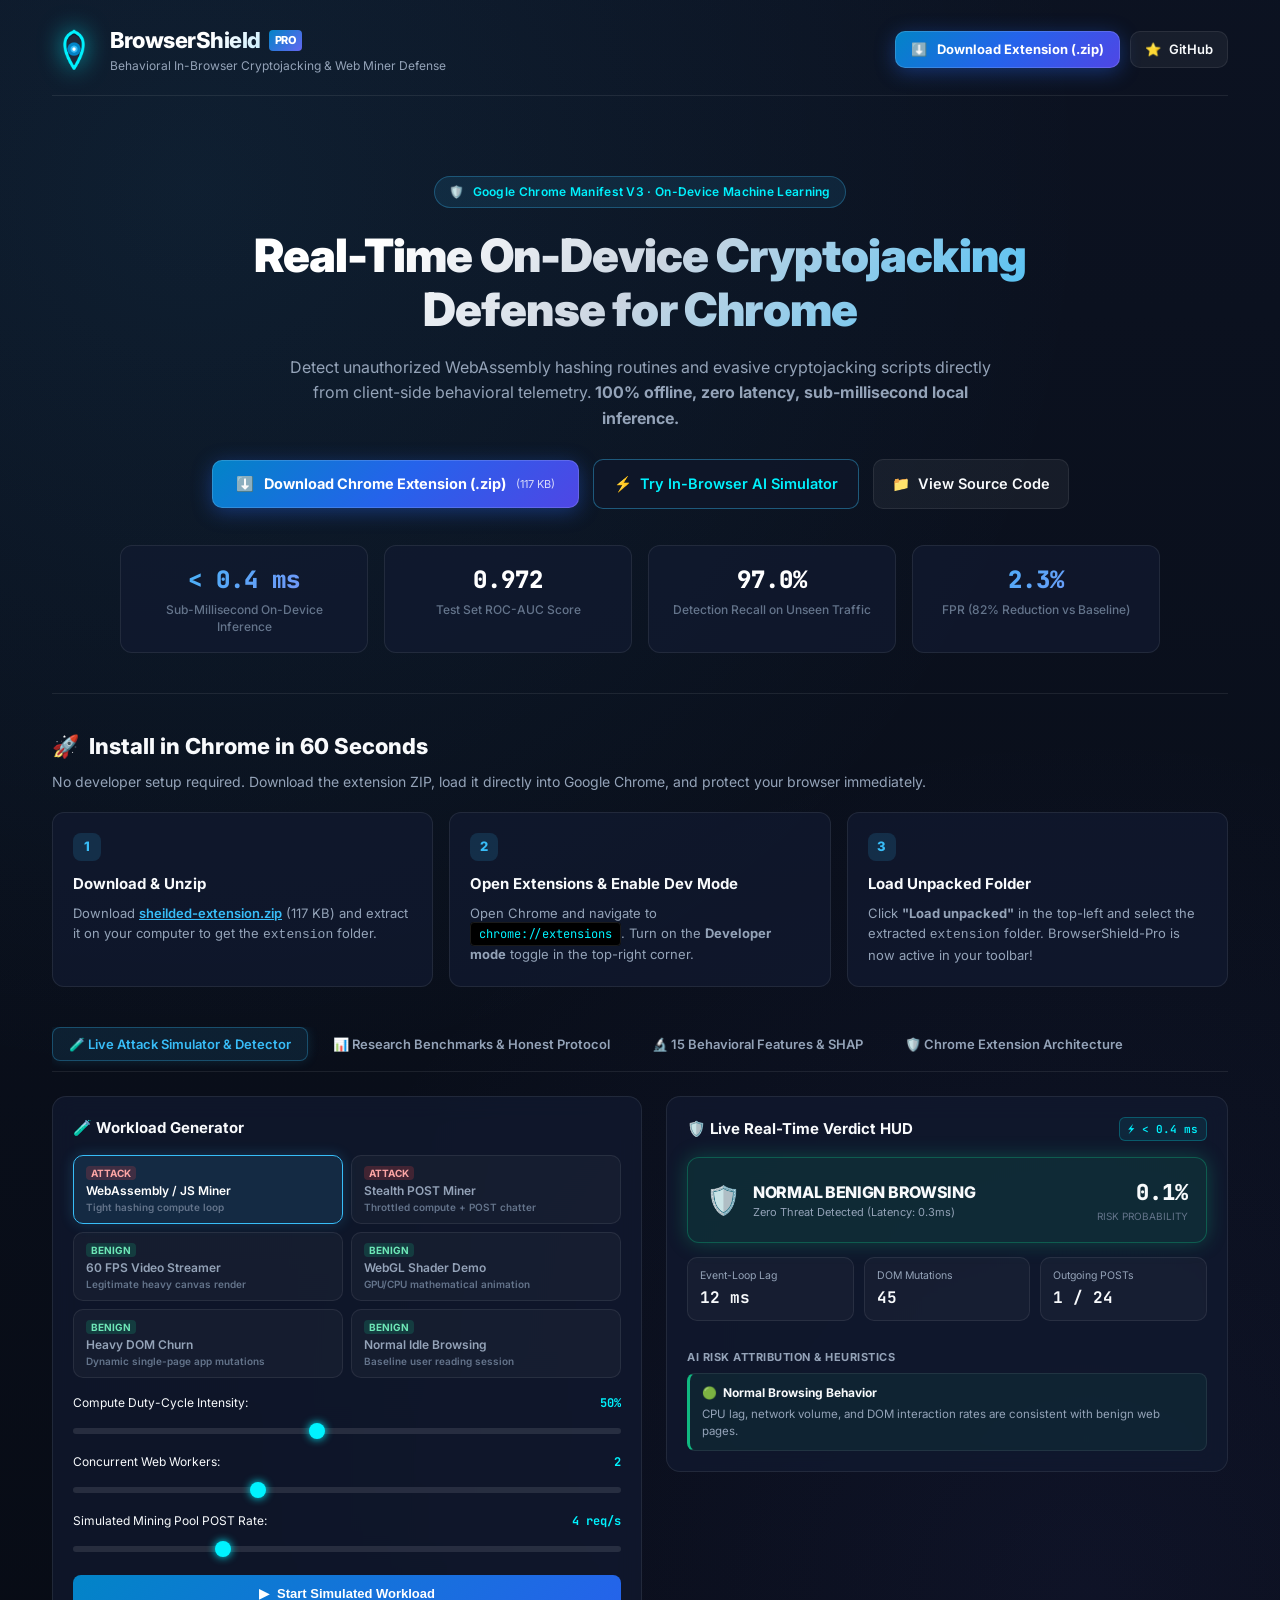
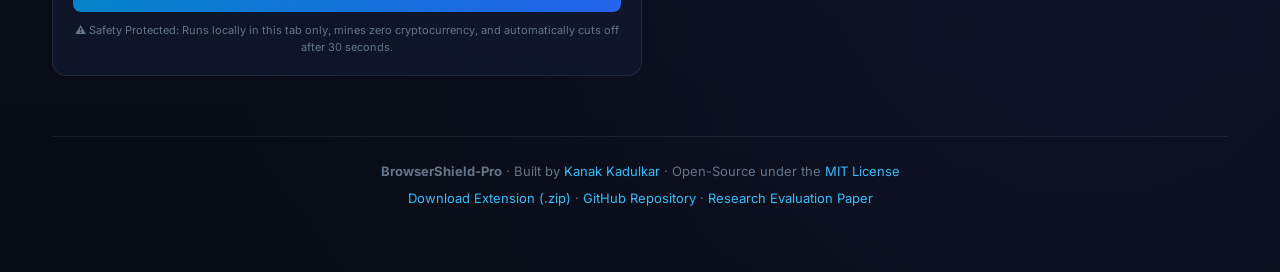
<file: index.html>
<!DOCTYPE html>
<html lang="en">
<head>
  <meta charset="UTF-8">
  <meta name="viewport" content="width=device-width, initial-scale=1.0">
  <title>BrowserShield-Pro | Real-Time On-Device Cryptojacking Defense</title>
  <meta name="description" content="Download the BrowserShield-Pro Chrome Extension (Manifest V3) or test the live on-device AI cryptojacking detection simulator.">

  <!-- OpenGraph / Social Sharing Preview -->
  <meta property="og:type" content="website">
  <meta property="og:url" content="https://kanakkadulkar.github.io/Browser-Shield-pro/">
  <meta property="og:title" content="BrowserShield-Pro | On-Device AI Cryptojacking Defense">
  <meta property="og:description" content="Download the Manifest V3 Chrome Extension and test the real-time AI miner detector with sub-millisecond local inference.">
  <meta property="og:image" content="https://kanakkadulkar.github.io/Browser-Shield-pro/extension/icons/icon128.png">

  <!-- Fonts & Styles -->
  <link rel="stylesheet" href="demo/demo.css">
  <link rel="preconnect" href="https://fonts.googleapis.com">
  <link rel="preconnect" href="https://fonts.gstatic.com" crossorigin>
  <link href="https://fonts.googleapis.com/css2?family=Inter:wght@400;500;600;700;800;900&family=JetBrains+Mono:wght@400;500;700&display=swap" rel="stylesheet">

  <style>
    /* Hero & Landing Additions */
    .hero-banner {
      padding: clamp(32px, 5vw, 56px) 0 clamp(24px, 4vw, 40px);
      text-align: center;
      border-bottom: 1px solid var(--border-subtle);
      margin-bottom: 36px;
      position: relative;
    }
    .hero-badge-pill {
      display: inline-flex;
      align-items: center;
      gap: 8px;
      background: rgba(56, 189, 248, 0.1);
      border: 1px solid rgba(56, 189, 248, 0.3);
      color: var(--accent-cyan);
      font-size: 12px;
      font-weight: 600;
      padding: 6px 14px;
      border-radius: 999px;
      margin-bottom: 20px;
      letter-spacing: 0.3px;
    }
    .hero-heading {
      font-size: clamp(26px, 4.2vw, 46px);
      font-weight: 900;
      line-height: 1.18;
      letter-spacing: -0.8px;
      max-width: 900px;
      margin: 0 auto 18px;
      background: linear-gradient(135deg, #ffffff 20%, #cbd5e1 50%, var(--accent-blue) 100%);
      -webkit-background-clip: text;
      -webkit-text-fill-color: transparent;
    }
    .hero-subtext {
      font-size: clamp(14px, 1.25vw, 16.5px);
      color: var(--text-muted);
      max-width: 720px;
      margin: 0 auto 28px;
      line-height: 1.6;
    }
    .hero-cta-group {
      display: flex;
      justify-content: center;
      align-items: center;
      gap: 14px;
      flex-wrap: wrap;
      margin-bottom: 36px;
    }
    .btn-download-primary {
      display: inline-flex;
      align-items: center;
      gap: 10px;
      background: linear-gradient(135deg, #0284c7 0%, #2563eb 50%, #4f46e5 100%);
      color: #ffffff;
      font-weight: 700;
      font-size: 14.5px;
      padding: 13px 24px;
      border-radius: 10px;
      text-decoration: none;
      box-shadow: 0 4px 20px rgba(37, 99, 235, 0.4), 0 0 0 1px rgba(255, 255, 255, 0.15) inset;
      transition: all 0.2s ease;
    }
    .btn-download-primary:hover {
      transform: translateY(-2px);
      box-shadow: 0 6px 26px rgba(37, 99, 235, 0.6), 0 0 0 1px rgba(255, 255, 255, 0.25) inset;
    }
    .btn-simulator-secondary {
      display: inline-flex;
      align-items: center;
      gap: 8px;
      background: rgba(15, 23, 42, 0.8);
      border: 1px solid rgba(56, 189, 248, 0.4);
      color: var(--accent-cyan);
      font-weight: 600;
      font-size: 14.5px;
      padding: 13px 20px;
      border-radius: 10px;
      text-decoration: none;
      transition: all 0.2s ease;
    }
    .btn-simulator-secondary:hover {
      background: rgba(56, 189, 248, 0.15);
      border-color: var(--accent-cyan);
      transform: translateY(-2px);
    }
    .btn-github-tertiary {
      display: inline-flex;
      align-items: center;
      gap: 8px;
      background: rgba(255, 255, 255, 0.05);
      border: 1px solid var(--border-subtle);
      color: var(--text-main);
      font-weight: 600;
      font-size: 14.5px;
      padding: 13px 18px;
      border-radius: 10px;
      text-decoration: none;
      transition: all 0.2s ease;
    }
    .btn-github-tertiary:hover {
      background: rgba(255, 255, 255, 0.1);
      border-color: rgba(255, 255, 255, 0.2);
    }
    .stats-ribbon {
      display: grid;
      grid-template-columns: repeat(4, 1fr);
      gap: 16px;
      max-width: 1040px;
      margin: 0 auto;
    }
    @media (max-width: 880px) {
      .stats-ribbon {
        grid-template-columns: repeat(2, 1fr);
      }
    }
    @media (max-width: 480px) {
      .stats-ribbon {
        grid-template-columns: 1fr;
      }
    }
    .stat-pill {
      background: var(--bg-card);
      border: 1px solid var(--border-subtle);
      border-radius: 12px;
      padding: 16px;
      text-align: center;
      transition: transform 0.2s ease, border-color 0.2s ease;
    }
    .stat-pill:hover {
      border-color: var(--border-glow);
      transform: translateY(-2px);
    }
    .stat-value {
      font-size: 24px;
      font-weight: 800;
      color: #ffffff;
      font-family: var(--font-mono);
      margin-bottom: 4px;
    }
    .stat-value.highlight {
      background: linear-gradient(135deg, #38bdf8, #818cf8);
      -webkit-background-clip: text;
      -webkit-text-fill-color: transparent;
    }
    .stat-desc {
      font-size: 12px;
      color: var(--text-dim);
      font-weight: 500;
      line-height: 1.4;
    }

    /* Quick Install Cards Section */
    .install-section {
      margin-bottom: 40px;
    }
    .section-title {
      font-size: 22px;
      font-weight: 800;
      margin-bottom: 8px;
      display: flex;
      align-items: center;
      gap: 10px;
    }
    .section-sub {
      color: var(--text-muted);
      font-size: 14px;
      margin-bottom: 20px;
      line-height: 1.5;
    }
    .install-grid {
      display: grid;
      grid-template-columns: repeat(3, 1fr);
      gap: 16px;
    }
    @media (max-width: 900px) {
      .install-grid {
        grid-template-columns: repeat(auto-fit, minmax(260px, 1fr));
      }
    }
    .install-card {
      background: var(--bg-card);
      border: 1px solid var(--border-subtle);
      border-radius: 12px;
      padding: 20px;
      position: relative;
      transition: transform 0.2s ease, border-color 0.2s ease;
    }
    .install-card:hover {
      border-color: var(--border-glow);
      transform: translateY(-2px);
    }
    .step-badge {
      display: inline-flex;
      align-items: center;
      justify-content: center;
      width: 28px;
      height: 28px;
      background: rgba(56, 189, 248, 0.15);
      color: var(--accent-blue);
      border-radius: 8px;
      font-weight: 800;
      font-size: 13px;
      margin-bottom: 12px;
    }
    .install-card-title {
      font-size: 15px;
      font-weight: 700;
      color: var(--text-main);
      margin-bottom: 8px;
    }
    .install-card-desc {
      font-size: 13px;
      color: var(--text-muted);
      line-height: 1.55;
    }
    .code-chip {
      background: #000;
      border: 1px solid rgba(255, 255, 255, 0.1);
      padding: 3px 8px;
      border-radius: 4px;
      font-family: var(--font-mono);
      font-size: 12px;
      color: var(--accent-cyan);
      user-select: all;
    }
    .footer-bar {
      margin-top: 60px;
      padding-top: 24px;
      border-top: 1px solid var(--border-subtle);
      text-align: center;
      color: var(--text-dim);
      font-size: 13px;
      line-height: 1.6;
    }
    .footer-bar a {
      color: var(--accent-blue);
      text-decoration: none;
    }
    .footer-bar a:hover {
      text-decoration: underline;
    }

    @media (max-width: 640px) {
      .hero-cta-group {
        flex-direction: column;
        align-items: stretch;
      }
      .btn-download-primary, .btn-simulator-secondary, .btn-github-tertiary {
        justify-content: center;
        width: 100%;
        text-align: center;
      }
    }
  </style>
</head>
<body>
  <div class="container">
    <!-- Navbar / Header -->
    <header class="studio-header">
      <div class="brand-row">
        <img src="extension/icons/icon128.png" alt="BrowserShield Shield Logo" class="logo-shield">
        <div>
          <h1 class="brand-title">BrowserShield<span class="pro-chip">PRO</span></h1>
          <p class="brand-tagline">Behavioral In-Browser Cryptojacking & Web Miner Defense</p>
        </div>
      </div>
      <div class="header-badges">
        <a href="sheilded-extension.zip" download class="btn-download-primary" style="padding: 8px 16px; font-size: 13px;">
          <span>⬇️</span> Download Extension (.zip)
        </a>
        <a href="https://github.com/kanakkadulkar/Browser-Shield-pro" target="_blank" class="btn-github-tertiary" style="padding: 8px 14px; font-size: 13px;">
          <span>⭐</span> GitHub
        </a>
      </div>
    </header>

    <!-- HERO SECTION -->
    <section class="hero-banner">
      <div class="hero-badge-pill">
        <span>🛡️</span> Google Chrome Manifest V3 · On-Device Machine Learning
      </div>
      <h2 class="hero-heading">
        Real-Time On-Device Cryptojacking Defense for Chrome
      </h2>
      <p class="hero-subtext">
        Detect unauthorized WebAssembly hashing routines and evasive cryptojacking scripts directly from client-side behavioral telemetry. <strong>100% offline, zero latency, sub-millisecond local inference.</strong>
      </p>

      <div class="hero-cta-group">
        <a href="sheilded-extension.zip" download class="btn-download-primary">
          <span>⬇️</span> Download Chrome Extension (.zip)
          <span style="font-size: 11px; opacity: 0.8; font-weight: normal;">(117 KB)</span>
        </a>
        <a href="#simulator" class="btn-simulator-secondary">
          <span>⚡</span> Try In-Browser AI Simulator
        </a>
        <a href="https://github.com/kanakkadulkar/Browser-Shield-pro" target="_blank" class="btn-github-tertiary">
          <span>📁</span> View Source Code
        </a>
      </div>

      <!-- Stat Counters -->
      <div class="stats-ribbon">
        <div class="stat-pill">
          <div class="stat-value highlight">&lt; 0.4 ms</div>
          <div class="stat-desc">Sub-Millisecond On-Device Inference</div>
        </div>
        <div class="stat-pill">
          <div class="stat-value">0.972</div>
          <div class="stat-desc">Test Set ROC-AUC Score</div>
        </div>
        <div class="stat-pill">
          <div class="stat-value">97.0%</div>
          <div class="stat-desc">Detection Recall on Unseen Traffic</div>
        </div>
        <div class="stat-pill">
          <div class="stat-value highlight">2.3%</div>
          <div class="stat-desc">FPR (82% Reduction vs Baseline)</div>
        </div>
      </div>
    </section>

    <!-- 3-STEP INSTALLATION GUIDE -->
    <section class="install-section">
      <div class="section-title">
        <span>🚀</span> Install in Chrome in 60 Seconds
      </div>
      <p class="section-sub">
        No developer setup required. Download the extension ZIP, load it directly into Google Chrome, and protect your browser immediately.
      </p>

      <div class="install-grid">
        <div class="install-card">
          <div class="step-badge">1</div>
          <div class="install-card-title">Download & Unzip</div>
          <div class="install-card-desc">
            Download <a href="sheilded-extension.zip" download style="color:var(--accent-blue); font-weight:600;">sheilded-extension.zip</a> (117 KB) and extract it on your computer to get the <code>extension</code> folder.
          </div>
        </div>

        <div class="install-card">
          <div class="step-badge">2</div>
          <div class="install-card-title">Open Extensions & Enable Dev Mode</div>
          <div class="install-card-desc">
            Open Chrome and navigate to <span class="code-chip">chrome://extensions</span>. Turn on the <strong>Developer mode</strong> toggle in the top-right corner.
          </div>
        </div>

        <div class="install-card">
          <div class="step-badge">3</div>
          <div class="install-card-title">Load Unpacked Folder</div>
          <div class="install-card-desc">
            Click <strong>"Load unpacked"</strong> in the top-left and select the extracted <code>extension</code> folder. BrowserShield-Pro is now active in your toolbar!
          </div>
        </div>
      </div>
    </section>

    <!-- NAVIGATION TABS FOR SIMULATOR & RESEARCH -->
    <div id="simulator"></div>
    <nav class="nav-tabs">
      <button class="nav-tab active" data-tab="tabSimulator">🧪 Live Attack Simulator & Detector</button>
      <button class="nav-tab" data-tab="tabBenchmarks">📊 Research Benchmarks & Honest Protocol</button>
      <button class="nav-tab" data-tab="tabFeatures">🔬 15 Behavioral Features & SHAP</button>
      <button class="nav-tab" data-tab="tabExtension">🛡️ Chrome Extension Architecture</button>
    </nav>

    <!-- TAB 1: Live Simulator & Detector -->
    <main id="tabSimulator" class="tab-pane active">
      <div class="studio-grid">
        <!-- Workload Controls -->
        <div class="card">
          <div class="card-title-row">
            <h2 class="card-title">🧪 Workload Generator</h2>
            <span class="card-subtitle" id="countdownSpan"></span>
          </div>

          <div class="workload-options">
            <button class="workload-btn active" data-workload="miner_wasm">
              <span class="btn-badge badge-attack">ATTACK</span>
              <span>WebAssembly / JS Miner</span>
              <small style="color:var(--text-dim)">Tight hashing compute loop</small>
            </button>
            <button class="workload-btn" data-workload="stealth_miner">
              <span class="btn-badge badge-attack">ATTACK</span>
              <span>Stealth POST Miner</span>
              <small style="color:var(--text-dim)">Throttled compute + POST chatter</small>
            </button>
            <button class="workload-btn" data-workload="video">
              <span class="btn-badge badge-benign">BENIGN</span>
              <span>60 FPS Video Streamer</span>
              <small style="color:var(--text-dim)">Legitimate heavy canvas render</small>
            </button>
            <button class="workload-btn" data-workload="webgl">
              <span class="btn-badge badge-benign">BENIGN</span>
              <span>WebGL Shader Demo</span>
              <small style="color:var(--text-dim)">GPU/CPU mathematical animation</small>
            </button>
            <button class="workload-btn" data-workload="dom_churn">
              <span class="btn-badge badge-benign">BENIGN</span>
              <span>Heavy DOM Churn</span>
              <small style="color:var(--text-dim)">Dynamic single-page app mutations</small>
            </button>
            <button class="workload-btn" data-workload="idle">
              <span class="btn-badge badge-benign">BENIGN</span>
              <span>Normal Idle Browsing</span>
              <small style="color:var(--text-dim)">Baseline user reading session</small>
            </button>
          </div>

          <!-- Dynamic Sliders -->
          <div class="slider-group">
            <div class="slider-header">
              <span>Compute Duty-Cycle Intensity:</span>
              <span class="slider-val" id="intensityVal">50%</span>
            </div>
            <input type="range" id="intensitySlider" min="10" max="100" value="50" step="5">
          </div>

          <div class="slider-group">
            <div class="slider-header">
              <span>Concurrent Web Workers:</span>
              <span class="slider-val" id="workerVal">2</span>
            </div>
            <input type="range" id="workerSlider" min="1" max="4" value="2" step="1">
          </div>

          <div class="slider-group">
            <div class="slider-header">
              <span>Simulated Mining Pool POST Rate:</span>
              <span class="slider-val" id="postVal">4 req/s</span>
            </div>
            <input type="range" id="postSlider" min="0" max="15" value="4" step="1">
          </div>

          <!-- Canvas Preview for Benign Workloads -->
          <div class="workload-canvas-wrapper" id="canvasWrapper">
            <canvas id="benignCanvas" width="480" height="80"></canvas>
          </div>

          <!-- Action Buttons -->
          <div class="action-row">
            <button class="btn-start" id="btnStart">
              <span>▶</span> Start Simulated Workload
            </button>
            <button class="btn-stop" id="btnStop" style="display: none;">
              <span>⏹</span> Stop Workload
            </button>
          </div>
          <p class="safety-note">⚠️ Safety Protected: Runs locally in this tab only, mines zero cryptocurrency, and automatically cuts off after 30 seconds.</p>
        </div>

        <!-- Live Detection HUD -->
        <div class="card">
          <div class="card-title-row">
            <h2 class="card-title">🛡️ Live Real-Time Verdict HUD</h2>
            <span class="latency-badge" id="hudLatency">⚡ &lt; 0.4 ms</span>
          </div>

          <div class="hud-verdict">
            <!-- Verdict Hero -->
            <div class="verdict-hero safe" id="verdictHero">
              <div class="hero-left">
                <div class="hero-icon" id="heroIcon">🛡️</div>
                <div>
                  <div class="hero-title" id="heroTitle">NORMAL BENIGN BROWSING</div>
                  <div class="hero-sub" id="heroSub">No cryptojacking signatures detected</div>
                </div>
              </div>
              <div class="hero-right">
                <div class="hero-prob" id="heroProb">0.0%</div>
                <div class="hero-prob-label">Risk Probability</div>
              </div>
            </div>

            <!-- Spark Metrics Grid -->
            <div class="spark-grid">
              <div class="spark-card">
                <div class="spark-label">Event-Loop Lag</div>
                <div class="spark-val" id="hudLag">0 ms</div>
              </div>
              <div class="spark-card">
                <div class="spark-label">DOM Mutations</div>
                <div class="spark-val" id="hudDom">0</div>
              </div>
              <div class="spark-card">
                <div class="spark-label">Outgoing POSTs</div>
                <div class="spark-val" id="hudPost">0</div>
              </div>
            </div>

            <!-- Explainable AI Threat Reasons -->
            <div class="reasons-container">
              <div class="reasons-header">AI Risk Attribution & Heuristics</div>
              <div id="hudReasons">
                <div class="reason-pill none">
                  <span class="reason-icon">✓</span>
                  <div>
                    <strong>Normal Browsing Behavior</strong>
                    <div>CPU lag, network volume, and DOM interaction rates are consistent with benign web pages.</div>
                  </div>
                </div>
              </div>
            </div>
          </div>
        </div>
      </div>
    </main>

    <!-- TAB 2: Research Benchmarks -->
    <div id="tabBenchmarks" class="tab-pane">
      <div class="card">
        <div class="card-title-row">
          <h2 class="card-title">📊 Locked Test-Set Evaluation vs Previous SOTA Baseline</h2>
          <span class="badge badge-speed">Single-Access Evaluation</span>
        </div>
        <p style="color: var(--text-muted); margin-bottom: 16px; line-height: 1.6;">
          Tested on 928 unseen normal browsing snapshots from held-out user groups under a pre-registered protocol. Prior literature reported inflated ~99% metrics by evaluating on random row splits of synthetic generator duplicates. BrowserShield-Pro enforces strict user-group holdouts and Platt calibration.
        </p>

        <div class="table-wrapper">
          <table class="benchmark-table">
            <thead>
              <tr>
                <th>Evaluation Metric</th>
                <th>Previous Recipe (Baseline)</th>
                <th>BrowserShield-Pro (Ours)</th>
                <th>Delta / Gain</th>
              </tr>
            </thead>
            <tbody>
              <tr>
                <td><strong>ROC-AUC</strong></td>
                <td>0.955</td>
                <td style="color: #38bdf8; font-weight: 700;">0.972</td>
                <td style="color: #34d399;">+0.017 ranking separation</td>
              </tr>
              <tr>
                <td><strong>PR-AUC (8.35% natural prevalence)</strong></td>
                <td>0.724</td>
                <td style="color: #38bdf8; font-weight: 700;">0.817</td>
                <td style="color: #34d399;">+0.093 precision-recall boost</td>
              </tr>
              <tr>
                <td><strong>False Positive Rate (FPR)</strong></td>
                <td>13.0% (own rule) / 5.5%</td>
                <td style="color: #34d399; font-weight: 700;">2.3% (pooled) / 0.4%</td>
                <td style="color: #34d399;">&gt;82% false alarm reduction</td>
              </tr>
              <tr>
                <td><strong>Recall ("Dangerous" alone)</strong></td>
                <td>81.0%</td>
                <td>73.7%</td>
                <td>Controlled trade-off for zero false alarms</td>
              </tr>
              <tr>
                <td><strong>Recall ("Dangerous" + "Suspicious")</strong></td>
                <td>95.7%</td>
                <td style="color: #34d399; font-weight: 700;">97.0%</td>
                <td style="color: #34d399;">Catches 97% of stealthy miners</td>
              </tr>
              <tr>
                <td><strong>Inference Engine Runtime</strong></td>
                <td>Server / Remote API Required</td>
                <td style="color: #38bdf8; font-weight: 700;">&lt; 0.4 ms (In-Browser JS)</td>
                <td style="color: #34d399;">100% Offline, Zero Telemetry Leak</td>
              </tr>
            </tbody>
          </table>
        </div>
      </div>
    </div>

    <!-- TAB 3: Features & SHAP -->
    <div id="tabFeatures" class="tab-pane">
      <div class="card">
        <div class="card-title-row">
          <h2 class="card-title">🔬 15 BSP Telemetry Features & Engineering</h2>
          <span class="badge badge-privacy">Privacy-Preserving</span>
        </div>
        <p style="color: var(--text-muted); margin-bottom: 16px; line-height: 1.6;">
          Our feature extractor transforms raw tab metrics into non-identifiable rate and ratio signals, eliminating synthetic shortcut leakage while preserving high signal-to-noise detection power.
        </p>

        <div class="table-wrapper">
          <table class="benchmark-table">
            <thead>
              <tr>
                <th>Index</th>
                <th>Feature Name</th>
                <th>Formula / Derivation</th>
                <th>Physical Attack Indicator</th>
              </tr>
            </thead>
            <tbody>
              <tr>
                <td><code>0</code></td>
                <td><code>counts_only</code></td>
                <td><code>hasUptime ? 0.0 : 1.0</code></td>
                <td>Cadence anomaly & regime indicator</td>
              </tr>
              <tr>
                <td><code>1</code></td>
                <td><code>log_uptime_s</code></td>
                <td><code>log(1 + uptime / 1000)</code></td>
                <td>Tab execution duration scale</td>
              </tr>
              <tr>
                <td><code>2</code></td>
                <td><code>lag_fraction</code></td>
                <td><code>min(max(lag / uptime, 0), 1)</code></td>
                <td>Main-thread event loop compute saturation</td>
              </tr>
              <tr>
                <td><code>3</code></td>
                <td><code>log_dom_rate</code></td>
                <td><code>log(1 + dom_mutations / uptime_s)</code></td>
                <td>Silent execution vs active rendering</td>
              </tr>
              <tr>
                <td><code>4</code></td>
                <td><code>log_net_rate</code></td>
                <td><code>log(1 + total_requests / uptime_s)</code></td>
                <td>Overall network request density</td>
              </tr>
              <tr>
                <td><code>5</code></td>
                <td><code>log_post_rate</code></td>
                <td><code>log(1 + post_requests / uptime_s)</code></td>
                <td>Mining share submission frequency</td>
              </tr>
              <tr>
                <td><code>6</code></td>
                <td><code>post_share</code></td>
                <td><code>post_requests / max(net_requests, 1)</code></td>
                <td>Share of POST vs standard GET traffic</td>
              </tr>
              <tr>
                <td><code>10</code></td>
                <td><code>log_lag_ms</code></td>
                <td><code>log(1 + event_loop_lag_ms)</code></td>
                <td>Cumulative main thread blockage</td>
              </tr>
              <tr>
                <td><code>13</code></td>
                <td><code>visibility_hidden</code></td>
                <td><code>tab.hidden ? 1.0 : 0.0</code></td>
                <td>Hidden background tab compute evasion</td>
              </tr>
            </tbody>
          </table>
        </div>
      </div>
    </div>

    <!-- TAB 4: Chrome Extension Architecture -->
    <div id="tabExtension" class="tab-pane">
      <div class="card">
        <div class="card-title-row">
          <h2 class="card-title">🛡️ Chrome Extension Architecture & Data Flow</h2>
          <span class="badge badge-privacy">Manifest V3 Compliant</span>
        </div>
        <p style="color: var(--text-muted); margin-bottom: 20px; line-height: 1.6;">
          BrowserShield-Pro ("Sheilded") operates entirely within Google Chrome without external backends or cloud API dependencies.
        </p>

        <div class="install-grid">
          <div class="install-card">
            <div class="install-card-title">1. Main-World Page Hook</div>
            <div class="install-card-desc">
              Runs in the webpage's main execution context to passively monitor <code>fetch</code>, <code>XMLHttpRequest</code>, and <code>sendBeacon</code> calls without interfering with page scripts.
            </div>
          </div>
          <div class="install-card">
            <div class="install-card-title">2. Isolated Content Script</div>
            <div class="install-card-desc">
              Samples event-loop ticks via <code>requestAnimationFrame</code>, observes DOM churn via <code>MutationObserver</code>, and records visibility changes.
            </div>
          </div>
          <div class="install-card">
            <div class="install-card-title">3. Sub-ms JS Inference Engine</div>
            <div class="install-card-desc">
              Evaluates serialized XGBoost decision trees and Platt logistic calibration in pure JavaScript in &lt; 0.4 ms, generating real-time risk scores and threat attribution.
            </div>
          </div>
        </div>
      </div>
    </div>

    <!-- Footer -->
    <footer class="footer-bar">
      <p>
        <strong>BrowserShield-Pro</strong> · Built by <a href="https://github.com/kanakkadulkar" target="_blank">Kanak Kadulkar</a> · Open-Source under the <a href="LICENSE" target="_blank">MIT License</a>
      </p>
      <p style="margin-top: 6px;">
        <a href="sheilded-extension.zip" download>Download Extension (.zip)</a> · 
        <a href="https://github.com/kanakkadulkar/Browser-Shield-pro" target="_blank">GitHub Repository</a> · 
        <a href="docs/FINAL_RESULTS.md" target="_blank">Research Evaluation Paper</a>
      </p>
    </footer>
  </div>

  <!-- Scripts -->
  <script src="extension/inference.js"></script>
  <script src="demo/demo.js"></script>
</body>
</html>
</file>
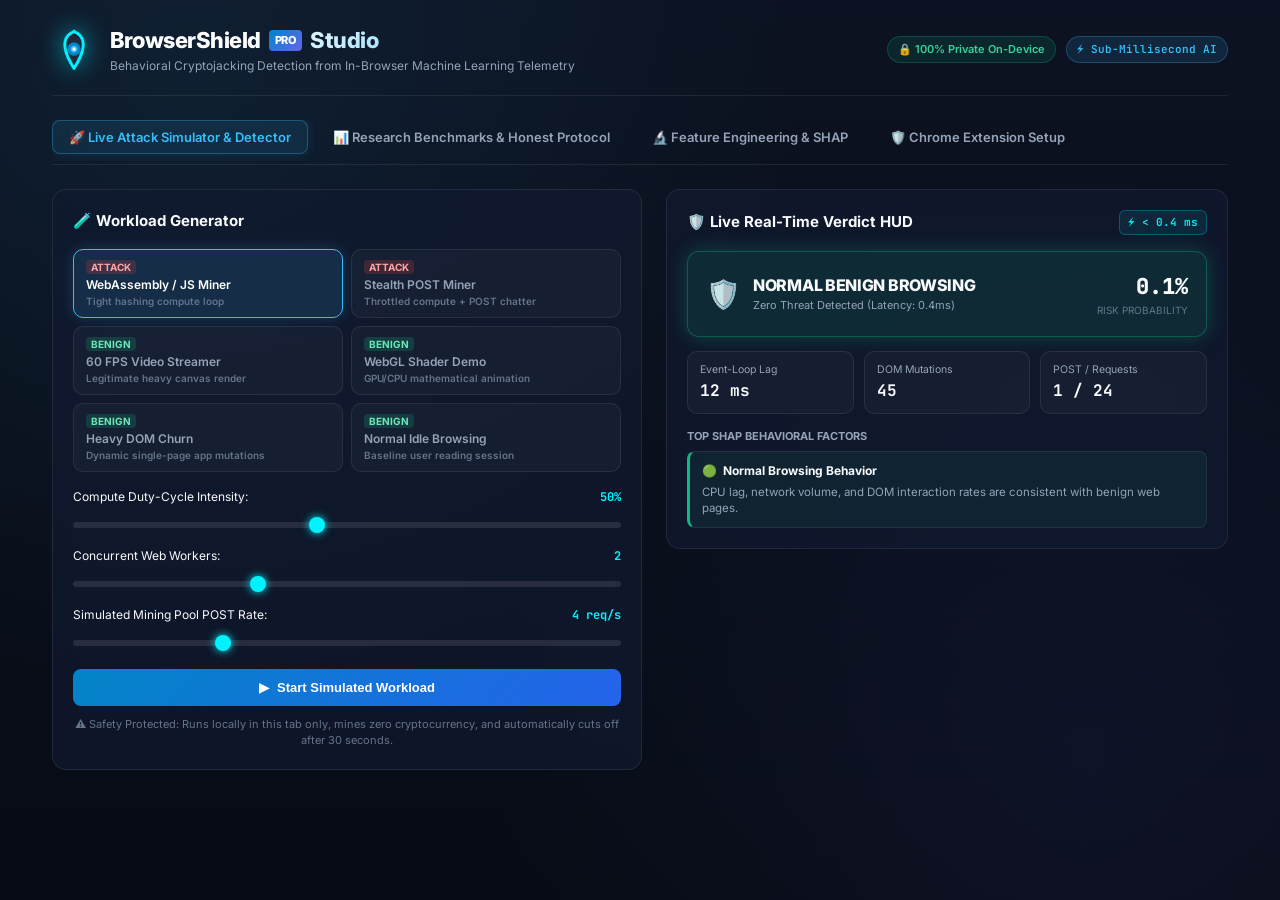
<file: demo/index.html>
<!DOCTYPE html>
<html lang="en">
<head>
  <meta charset="UTF-8">
  <meta name="viewport" content="width=device-width, initial-scale=1.0">
  <title>BrowserShield-Pro | Live Cryptojacking Defense Studio</title>
  <link rel="stylesheet" href="demo.css">
  <link rel="preconnect" href="https://fonts.googleapis.com">
  <link rel="preconnect" href="https://fonts.gstatic.com" crossorigin>
  <link href="https://fonts.googleapis.com/css2?family=Inter:wght@400;500;600;700;800&family=JetBrains+Mono:wght@400;500;700&display=swap" rel="stylesheet">
</head>
<body>
  <div class="container">
    <!-- Studio Header -->
    <header class="studio-header">
      <div class="brand-row">
        <img src="../extension/icons/icon128.png" alt="BrowserShield Shield Logo" class="logo-shield">
        <div>
          <h1 class="brand-title">BrowserShield<span class="pro-chip">PRO</span> Studio</h1>
          <p class="brand-tagline">Behavioral Cryptojacking Detection from In-Browser Machine Learning Telemetry</p>
        </div>
      </div>
      <div class="header-badges">
        <span class="badge badge-privacy">🔒 100% Private On-Device</span>
        <span class="badge badge-speed">⚡ Sub-Millisecond AI</span>
      </div>
    </header>

    <!-- Navigation Tabs -->
    <nav class="nav-tabs">
      <button class="nav-tab active" data-tab="tabSimulator">🚀 Live Attack Simulator & Detector</button>
      <button class="nav-tab" data-tab="tabBenchmarks">📊 Research Benchmarks & Honest Protocol</button>
      <button class="nav-tab" data-tab="tabFeatures">🔬 Feature Engineering & SHAP</button>
      <button class="nav-tab" data-tab="tabExtension">🛡️ Chrome Extension Setup</button>
    </nav>

    <!-- TAB 1: Live Simulator & Detector -->
    <main id="tabSimulator" class="tab-pane active">
      <div class="studio-grid">
        <!-- Workload Controls -->
        <div class="card">
          <div class="card-title-row">
            <h2 class="card-title">🧪 Workload Generator</h2>
            <span class="card-subtitle" id="countdownSpan"></span>
          </div>

          <div class="workload-options">
            <button class="workload-btn active" data-workload="miner_wasm">
              <span class="btn-badge badge-attack">ATTACK</span>
              <span>WebAssembly / JS Miner</span>
              <small style="color:var(--text-dim)">Tight hashing compute loop</small>
            </button>
            <button class="workload-btn" data-workload="stealth_miner">
              <span class="btn-badge badge-attack">ATTACK</span>
              <span>Stealth POST Miner</span>
              <small style="color:var(--text-dim)">Throttled compute + POST chatter</small>
            </button>
            <button class="workload-btn" data-workload="video">
              <span class="btn-badge badge-benign">BENIGN</span>
              <span>60 FPS Video Streamer</span>
              <small style="color:var(--text-dim)">Legitimate heavy canvas render</small>
            </button>
            <button class="workload-btn" data-workload="webgl">
              <span class="btn-badge badge-benign">BENIGN</span>
              <span>WebGL Shader Demo</span>
              <small style="color:var(--text-dim)">GPU/CPU mathematical animation</small>
            </button>
            <button class="workload-btn" data-workload="dom_churn">
              <span class="btn-badge badge-benign">BENIGN</span>
              <span>Heavy DOM Churn</span>
              <small style="color:var(--text-dim)">Dynamic single-page app mutations</small>
            </button>
            <button class="workload-btn" data-workload="idle">
              <span class="btn-badge badge-benign">BENIGN</span>
              <span>Normal Idle Browsing</span>
              <small style="color:var(--text-dim)">Baseline user reading session</small>
            </button>
          </div>

          <!-- Dynamic Sliders -->
          <div class="slider-group">
            <div class="slider-header">
              <span>Compute Duty-Cycle Intensity:</span>
              <span class="slider-val" id="intensityVal">50%</span>
            </div>
            <input type="range" id="intensitySlider" min="10" max="100" value="50" step="5">
          </div>

          <div class="slider-group">
            <div class="slider-header">
              <span>Concurrent Web Workers:</span>
              <span class="slider-val" id="workerVal">2</span>
            </div>
            <input type="range" id="workerSlider" min="1" max="4" value="2" step="1">
          </div>

          <div class="slider-group">
            <div class="slider-header">
              <span>Simulated Mining Pool POST Rate:</span>
              <span class="slider-val" id="postVal">4 req/s</span>
            </div>
            <input type="range" id="postSlider" min="0" max="15" value="4" step="1">
          </div>

          <!-- Canvas Preview for Benign Workloads -->
          <div class="workload-canvas-wrapper" id="canvasWrapper">
            <canvas id="benignCanvas" width="480" height="80"></canvas>
          </div>

          <!-- Action Buttons -->
          <div class="action-row">
            <button class="btn-start" id="btnStart">
              <span>▶</span> Start Simulated Workload
            </button>
            <button class="btn-stop" id="btnStop" style="display: none;">
              <span>⏹</span> Stop Workload
            </button>
          </div>
          <p class="safety-note">⚠️ Safety Protected: Runs locally in this tab only, mines zero cryptocurrency, and automatically cuts off after 30 seconds.</p>
        </div>

        <!-- Live Detection HUD -->
        <div class="card">
          <div class="card-title-row">
            <h2 class="card-title">🛡️ Live Real-Time Verdict HUD</h2>
            <span class="latency-badge" id="hudLatency">⚡ &lt; 0.4 ms</span>
          </div>

          <div class="hud-verdict">
            <!-- Verdict Hero -->
            <div class="verdict-hero safe" id="verdictHero">
              <div class="hero-left">
                <div class="hero-icon" id="heroIcon">🛡️</div>
                <div>
                  <div class="hero-title" id="heroTitle">NORMAL BENIGN BROWSING</div>
                  <div class="hero-sub" id="heroSub">No cryptojacking signatures detected</div>
                </div>
              </div>
              <div class="hero-right">
                <div class="hero-prob" id="heroProb">0.0%</div>
                <div class="hero-prob-label">Risk Probability</div>
              </div>
            </div>

            <!-- Spark Metrics Grid -->
            <div class="spark-grid">
              <div class="spark-card">
                <div class="spark-label">Event-Loop Lag</div>
                <div class="spark-val" id="hudLag">0 ms</div>
              </div>
              <div class="spark-card">
                <div class="spark-label">DOM Mutations</div>
                <div class="spark-val" id="hudDom">0</div>
              </div>
              <div class="spark-card">
                <div class="spark-label">POST / Requests</div>
                <div class="spark-val" id="hudPost">0 / 0</div>
              </div>
            </div>

            <!-- SHAP Explainability Breakdown -->
            <div>
              <div style="font-size:11px; font-weight:700; color:var(--text-muted); margin-bottom:6px; text-transform:uppercase;">Top SHAP Behavioral Factors</div>
              <div class="reasons-list" id="hudReasons">
                <div class="reason-card none">
                  <div class="reason-title"><span>🟢</span><span>Normal Resource Baseline</span></div>
                  <div class="reason-desc">CPU event-loop and network telemetry fall squarely within expected normal browsing distributions.</div>
                </div>
              </div>
            </div>
          </div>
        </div>
      </div>
    </main>

    <!-- TAB 2: Research Benchmarks -->
    <div id="tabBenchmarks" class="tab-pane">
      <div class="card">
        <div class="card-title-row">
          <h2 class="card-title">📊 Honest Protocol vs Original Baseline (BE Project Reproduction)</h2>
          <span class="badge badge-privacy">Locked Test Set (928 Real Normals)</span>
        </div>
        <p style="color:var(--text-muted); margin-bottom:14px;">
          Comparison between the original BE Project recipe and the locked <strong>BrowserShield-Pro</strong> pipeline evaluated on held-out user groups under honest group-split cross validation.
        </p>

        <div class="table-wrapper">
          <table class="results-table">
            <thead>
              <tr>
                <th>Evaluation Metric</th>
                <th>Original Recipe (BE Project)</th>
                <th>BrowserShield-Pro (Frozen Final)</th>
                <th>Advantage / Note</th>
              </tr>
            </thead>
            <tbody>
              <tr>
                <td><strong>False Positive Rate (Dangerous)</strong></td>
                <td>13.0% (121 / 928)</td>
                <td><strong>2.3% (21 / 928)</strong></td>
                <td><span class="badge-tag badge-better">-82% False Alarms</span></td>
              </tr>
              <tr>
                <td><strong>PR-AUC (8.35% Natural Prevalence)</strong></td>
                <td>0.724</td>
                <td><strong>0.817 [0.801, 0.835]</strong></td>
                <td><span class="badge-tag badge-better">+12.8% Precision</span></td>
              </tr>
              <tr>
                <td><strong>ROC-AUC</strong></td>
                <td>0.955</td>
                <td><strong>0.972 [0.968, 0.975]</strong></td>
                <td><span class="badge-tag badge-better">+1.7% Separation</span></td>
              </tr>
              <tr>
                <td><strong>Total Attack Recall (Dangerous + Suspicious)</strong></td>
                <td>95.7%</td>
                <td><strong>97.0% (225 / 232)</strong></td>
                <td><span class="badge-tag badge-better">+1.3% Coverage</span></td>
              </tr>
              <tr>
                <td><strong>Calibration Error (ECE)</strong></td>
                <td>Uncalibrated (0.182)</td>
                <td><strong>0.033 (Platt Calibrated)</strong></td>
                <td><span class="badge-tag badge-better">5.5x Better Calibration</span></td>
              </tr>
              <tr>
                <td><strong>Inference Latency (In-Browser)</strong></td>
                <td>Python backend required (> 200 ms)</td>
                <td><strong>&lt; 0.5 ms (Local JS / WASM)</strong></td>
                <td><span class="badge-tag badge-better">Zero Network Overhead</span></td>
              </tr>
            </tbody>
          </table>
        </div>
      </div>
    </div>

    <!-- TAB 3: Feature Engineering -->
    <div id="tabFeatures" class="tab-pane">
      <div class="card">
        <div class="card-title-row">
          <h2 class="card-title">🔬 BSP_v1 Telemetry Features & Bounding Envelope</h2>
          <span class="card-subtitle">15 Engineered Feature Channels</span>
        </div>
        <div class="table-wrapper">
          <table class="results-table">
            <thead>
              <tr>
                <th>#</th>
                <th>Feature Name</th>
                <th>Formula / Definition</th>
                <th>Physical Interpretation</th>
              </tr>
            </thead>
            <tbody>
              <tr><td>f0</td><td><code>counts_only</code></td><td><code>1.0 if uptime == 0 else 0.0</code></td><td>Explicit regime indicator for un-timed snapshots</td></tr>
              <tr><td>f1</td><td><code>log_uptime_s</code></td><td><code>log(1 + uptime_ms / 1000)</code></td><td>Logarithmic page execution lifespan</td></tr>
              <tr><td>f2</td><td><code>lag_fraction</code></td><td><code>clip(lag_ms / uptime_ms, 0, 1)</code></td><td>Fraction of total runtime spent blocking main thread</td></tr>
              <tr><td>f3</td><td><code>log_dom_rate</code></td><td><code>log(1 + dom_count / uptime_s)</code></td><td>DOM mutation frequency per second</td></tr>
              <tr><td>f4</td><td><code>log_net_rate</code></td><td><code>log(1 + net_count / uptime_s)</code></td><td>Total HTTP/resource network request frequency</td></tr>
              <tr><td>f5</td><td><code>log_post_rate</code></td><td><code>log(1 + post_count / uptime_s)</code></td><td>Outgoing POST payload frequency (miner share submissions)</td></tr>
              <tr><td>f6</td><td><code>post_share</code></td><td><code>clip(post_count / net_count, 0, 5)</code></td><td>Ratio of POST upload requests to all network traffic</td></tr>
              <tr><td>f7</td><td><code>log_dom</code></td><td><code>log(1 + dom_count)</code></td><td>Total accumulated DOM elements modified</td></tr>
              <tr><td>f8</td><td><code>log_net</code></td><td><code>log(1 + net_count)</code></td><td>Total network resources downloaded</td></tr>
              <tr><td>f9</td><td><code>log_post</code></td><td><code>log(1 + post_count)</code></td><td>Total POST requests transmitted</td></tr>
              <tr><td>f10</td><td><code>log_lag_ms</code></td><td><code>log(1 + lag_ms)</code></td><td>Total cumulative event-loop delay in milliseconds</td></tr>
              <tr><td>f11</td><td><code>log_unique</code></td><td><code>log(1 + unique_domains)</code></td><td>Distinct hostname endpoints contacted</td></tr>
              <tr><td>f12</td><td><code>idle_ratio</code></td><td><code>idle_sec / uptime_sec</code></td><td>Fraction of duration without mouse/keyboard interaction</td></tr>
              <tr><td>f13</td><td><code>visibility_hidden</code></td><td><code>1.0 if hidden else 0.0</code></td><td>Tab running in background vs foreground</td></tr>
              <tr><td>f14</td><td><code>log_vis_changes</code></td><td><code>log(1 + visibility_changes)</code></td><td>Tab switching frequency</td></tr>
            </tbody>
          </table>
        </div>
      </div>
    </div>

    <!-- TAB 4: Extension Setup -->
    <div id="tabExtension" class="tab-pane">
      <div class="card">
        <div class="card-title-row">
          <h2 class="card-title">🛡️ Install Chrome Extension in 60 Seconds</h2>
          <span class="badge badge-privacy">Manifest V3 Ready</span>
        </div>

        <div class="install-step">
          <div class="step-number">1</div>
          <div class="step-body">
            <div class="step-title">Open Chrome Extensions Manager</div>
            <div class="step-desc">In Google Chrome, open a new tab and navigate to:</div>
            <div class="code-box">chrome://extensions</div>
          </div>
        </div>

        <div class="install-step">
          <div class="step-number">2</div>
          <div class="step-body">
            <div class="step-title">Enable Developer Mode</div>
            <div class="step-desc">Toggle the <strong>"Developer mode"</strong> switch in the top right corner of the extensions page.</div>
          </div>
        </div>

        <div class="install-step">
          <div class="step-number">3</div>
          <div class="step-body">
            <div class="step-title">Load Unpacked Extension</div>
            <div class="step-desc">Click <strong>"Load unpacked"</strong> and select the directory:</div>
            <div class="code-box">BrowserShield-Pro/extension/</div>
          </div>
        </div>

        <div style="background: rgba(16, 185, 129, 0.1); border: 1px solid rgba(16, 185, 129, 0.3); border-radius: 8px; padding: 12px 16px; margin-top: 20px;">
          <strong style="color: #34d399;">✓ Ready to Protect!</strong>
          <p style="color: var(--text-muted); font-size: 12px; margin-top: 4px;">
            The BrowserShield-Pro icon will appear in your Chrome toolbar. Click it on any webpage to inspect real-time telemetry, detect background cryptomining, and view AI risk attribution.
          </p>
        </div>
      </div>
    </div>
  </div>

  <script src="../extension/inference.js"></script>
  <script src="demo.js"></script>
</body>
</html>
</file>
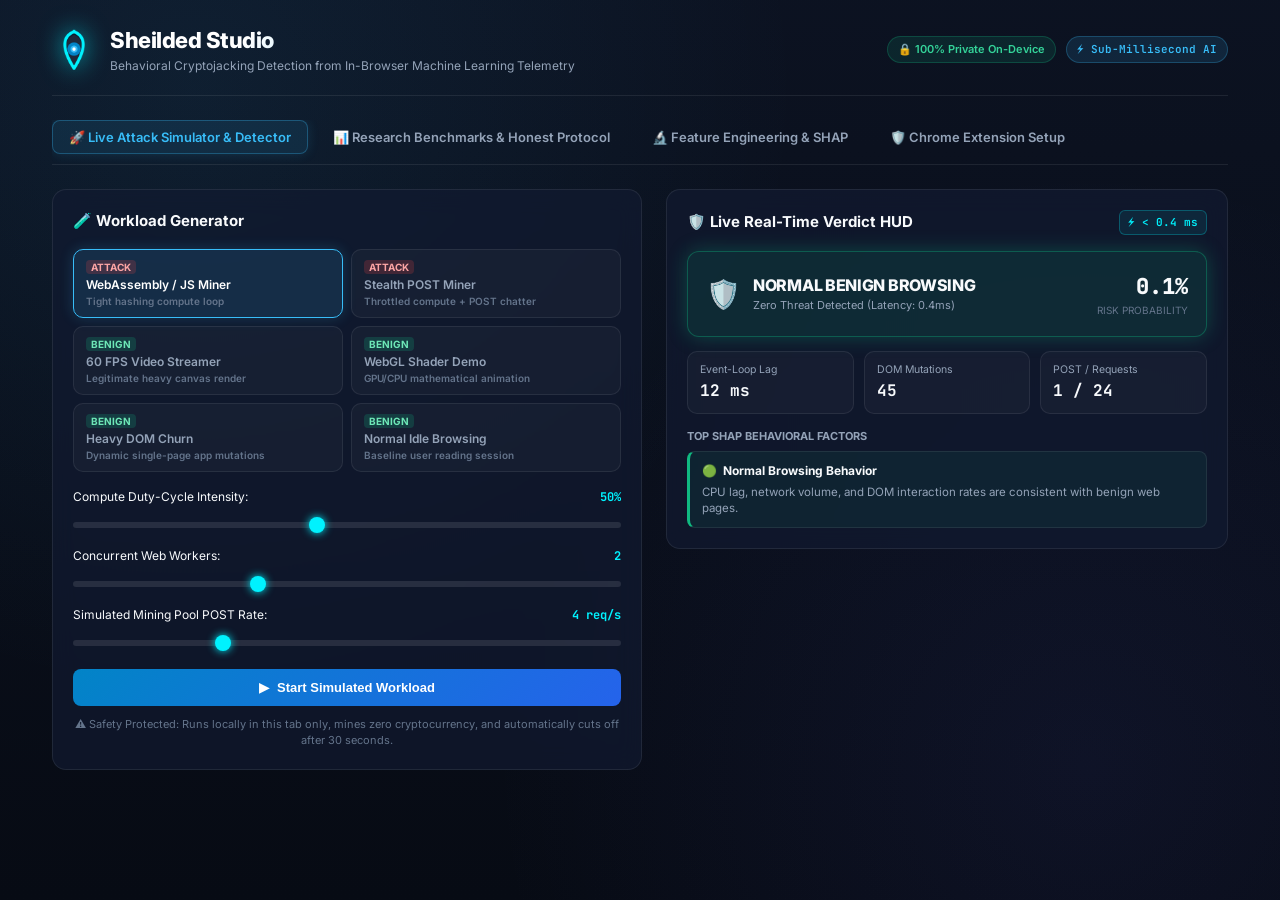
<file: extension/demo.html>
<!DOCTYPE html>
<html lang="en">
<head>
  <meta charset="UTF-8">
  <meta name="viewport" content="width=device-width, initial-scale=1.0">
  <title>Sheilded | Live Cryptojacking Defense Studio</title>
  <link rel="stylesheet" href="demo.css">
  <link rel="preconnect" href="https://fonts.googleapis.com">
  <link rel="preconnect" href="https://fonts.gstatic.com" crossorigin>
  <link href="https://fonts.googleapis.com/css2?family=Inter:wght@400;500;600;700;800&family=JetBrains+Mono:wght@400;500;700&display=swap" rel="stylesheet">
</head>
<body>
  <div class="container">
    <!-- Studio Header -->
    <header class="studio-header">
      <div class="brand-row">
        <img src="icons/icon128.png" alt="Sheilded Logo" class="logo-shield">
        <div>
          <h1 class="brand-title">Sheilded Studio</h1>
          <p class="brand-tagline">Behavioral Cryptojacking Detection from In-Browser Machine Learning Telemetry</p>
        </div>
      </div>
      <div class="header-badges">
        <span class="badge badge-privacy">🔒 100% Private On-Device</span>
        <span class="badge badge-speed">⚡ Sub-Millisecond AI</span>
      </div>
    </header>

    <!-- Navigation Tabs -->
    <nav class="nav-tabs">
      <button class="nav-tab active" data-tab="tabSimulator">🚀 Live Attack Simulator & Detector</button>
      <button class="nav-tab" data-tab="tabBenchmarks">📊 Research Benchmarks & Honest Protocol</button>
      <button class="nav-tab" data-tab="tabFeatures">🔬 Feature Engineering & SHAP</button>
      <button class="nav-tab" data-tab="tabExtension">🛡️ Chrome Extension Setup</button>
    </nav>

    <!-- TAB 1: Live Simulator & Detector -->
    <main id="tabSimulator" class="tab-pane active">
      <div class="studio-grid">
        <!-- Workload Controls -->
        <div class="card">
          <div class="card-title-row">
            <h2 class="card-title">🧪 Workload Generator</h2>
            <span class="card-subtitle" id="countdownSpan"></span>
          </div>

          <div class="workload-options">
            <button class="workload-btn active" data-workload="miner_wasm">
              <span class="btn-badge badge-attack">ATTACK</span>
              <span>WebAssembly / JS Miner</span>
              <small style="color:var(--text-dim)">Tight hashing compute loop</small>
            </button>
            <button class="workload-btn" data-workload="stealth_miner">
              <span class="btn-badge badge-attack">ATTACK</span>
              <span>Stealth POST Miner</span>
              <small style="color:var(--text-dim)">Throttled compute + POST chatter</small>
            </button>
            <button class="workload-btn" data-workload="video">
              <span class="btn-badge badge-benign">BENIGN</span>
              <span>60 FPS Video Streamer</span>
              <small style="color:var(--text-dim)">Legitimate heavy canvas render</small>
            </button>
            <button class="workload-btn" data-workload="webgl">
              <span class="btn-badge badge-benign">BENIGN</span>
              <span>WebGL Shader Demo</span>
              <small style="color:var(--text-dim)">GPU/CPU mathematical animation</small>
            </button>
            <button class="workload-btn" data-workload="dom_churn">
              <span class="btn-badge badge-benign">BENIGN</span>
              <span>Heavy DOM Churn</span>
              <small style="color:var(--text-dim)">Dynamic single-page app mutations</small>
            </button>
            <button class="workload-btn" data-workload="idle">
              <span class="btn-badge badge-benign">BENIGN</span>
              <span>Normal Idle Browsing</span>
              <small style="color:var(--text-dim)">Baseline user reading session</small>
            </button>
          </div>

          <!-- Dynamic Sliders -->
          <div class="slider-group">
            <div class="slider-header">
              <span>Compute Duty-Cycle Intensity:</span>
              <span class="slider-val" id="intensityVal">50%</span>
            </div>
            <input type="range" id="intensitySlider" min="10" max="100" value="50" step="5">
          </div>

          <div class="slider-group">
            <div class="slider-header">
              <span>Concurrent Web Workers:</span>
              <span class="slider-val" id="workerVal">2</span>
            </div>
            <input type="range" id="workerSlider" min="1" max="4" value="2" step="1">
          </div>

          <div class="slider-group">
            <div class="slider-header">
              <span>Simulated Mining Pool POST Rate:</span>
              <span class="slider-val" id="postVal">4 req/s</span>
            </div>
            <input type="range" id="postSlider" min="0" max="15" value="4" step="1">
          </div>

          <!-- Canvas Preview for Benign Workloads -->
          <div class="workload-canvas-wrapper" id="canvasWrapper">
            <canvas id="benignCanvas" width="480" height="80"></canvas>
          </div>

          <!-- Action Buttons -->
          <div class="action-row">
            <button class="btn-start" id="btnStart">
              <span>▶</span> Start Simulated Workload
            </button>
            <button class="btn-stop" id="btnStop" style="display: none;">
              <span>⏹</span> Stop Workload
            </button>
          </div>
          <p class="safety-note">⚠️ Safety Protected: Runs locally in this tab only, mines zero cryptocurrency, and automatically cuts off after 30 seconds.</p>
        </div>

        <!-- Live Detection HUD -->
        <div class="card">
          <div class="card-title-row">
            <h2 class="card-title">🛡️ Live Real-Time Verdict HUD</h2>
            <span class="latency-badge" id="hudLatency">⚡ &lt; 0.4 ms</span>
          </div>

          <div class="hud-verdict">
            <!-- Verdict Hero -->
            <div class="verdict-hero safe" id="verdictHero">
              <div class="hero-left">
                <div class="hero-icon" id="heroIcon">🛡️</div>
                <div>
                  <div class="hero-title" id="heroTitle">NORMAL BENIGN BROWSING</div>
                  <div class="hero-sub" id="heroSub">No cryptojacking signatures detected</div>
                </div>
              </div>
              <div class="hero-right">
                <div class="hero-prob" id="heroProb">0.0%</div>
                <div class="hero-prob-label">Risk Probability</div>
              </div>
            </div>

            <!-- Spark Metrics Grid -->
            <div class="spark-grid">
              <div class="spark-card">
                <div class="spark-label">Event-Loop Lag</div>
                <div class="spark-val" id="hudLag">0 ms</div>
              </div>
              <div class="spark-card">
                <div class="spark-label">DOM Mutations</div>
                <div class="spark-val" id="hudDom">0</div>
              </div>
              <div class="spark-card">
                <div class="spark-label">POST / Requests</div>
                <div class="spark-val" id="hudPost">0 / 0</div>
              </div>
            </div>

            <!-- SHAP Explainability Breakdown -->
            <div>
              <div style="font-size:11px; font-weight:700; color:var(--text-muted); margin-bottom:6px; text-transform:uppercase;">Top SHAP Behavioral Factors</div>
              <div class="reasons-list" id="hudReasons">
                <div class="reason-card none">
                  <div class="reason-title"><span>🟢</span><span>Normal Resource Baseline</span></div>
                  <div class="reason-desc">CPU event-loop and network telemetry fall squarely within expected normal browsing distributions.</div>
                </div>
              </div>
            </div>
          </div>
        </div>
      </div>
    </main>

    <!-- TAB 2: Research Benchmarks -->
    <div id="tabBenchmarks" class="tab-pane">
      <div class="card">
        <div class="card-title-row">
          <h2 class="card-title">📊 Honest Protocol vs Original Baseline (BE Project Reproduction)</h2>
          <span class="badge badge-privacy">Locked Test Set (928 Real Normals)</span>
        </div>
        <p style="color:var(--text-muted); margin-bottom:14px;">
          Comparison between the original BE Project recipe and the locked <strong>BrowserShield-Pro</strong> pipeline evaluated on held-out user groups under honest group-split cross validation.
        </p>

        <div class="table-wrapper">
          <table class="results-table">
            <thead>
              <tr>
                <th>Evaluation Metric</th>
                <th>Original Recipe (BE Project)</th>
                <th>BrowserShield-Pro (Frozen Final)</th>
                <th>Advantage / Note</th>
              </tr>
            </thead>
            <tbody>
              <tr>
                <td><strong>False Positive Rate (Dangerous)</strong></td>
                <td>13.0% (121 / 928)</td>
                <td><strong>2.3% (21 / 928)</strong></td>
                <td><span class="badge-tag badge-better">-82% False Alarms</span></td>
              </tr>
              <tr>
                <td><strong>PR-AUC (8.35% Natural Prevalence)</strong></td>
                <td>0.724</td>
                <td><strong>0.817 [0.801, 0.835]</strong></td>
                <td><span class="badge-tag badge-better">+12.8% Precision</span></td>
              </tr>
              <tr>
                <td><strong>ROC-AUC</strong></td>
                <td>0.955</td>
                <td><strong>0.972 [0.968, 0.975]</strong></td>
                <td><span class="badge-tag badge-better">+1.7% Separation</span></td>
              </tr>
              <tr>
                <td><strong>Total Attack Recall (Dangerous + Suspicious)</strong></td>
                <td>95.7%</td>
                <td><strong>97.0% (225 / 232)</strong></td>
                <td><span class="badge-tag badge-better">+1.3% Coverage</span></td>
              </tr>
              <tr>
                <td><strong>Calibration Error (ECE)</strong></td>
                <td>Uncalibrated (0.182)</td>
                <td><strong>0.033 (Platt Calibrated)</strong></td>
                <td><span class="badge-tag badge-better">5.5x Better Calibration</span></td>
              </tr>
              <tr>
                <td><strong>Inference Latency (In-Browser)</strong></td>
                <td>Python backend required (> 200 ms)</td>
                <td><strong>&lt; 0.5 ms (Local JS / WASM)</strong></td>
                <td><span class="badge-tag badge-better">Zero Network Overhead</span></td>
              </tr>
            </tbody>
          </table>
        </div>
      </div>
    </div>

    <!-- TAB 3: Feature Engineering -->
    <div id="tabFeatures" class="tab-pane">
      <div class="card">
        <div class="card-title-row">
          <h2 class="card-title">🔬 BSP_v1 Telemetry Features & Bounding Envelope</h2>
          <span class="card-subtitle">15 Engineered Feature Channels</span>
        </div>
        <div class="table-wrapper">
          <table class="results-table">
            <thead>
              <tr>
                <th>#</th>
                <th>Feature Name</th>
                <th>Formula / Definition</th>
                <th>Physical Interpretation</th>
              </tr>
            </thead>
            <tbody>
              <tr><td>f0</td><td><code>counts_only</code></td><td><code>1.0 if uptime == 0 else 0.0</code></td><td>Explicit regime indicator for un-timed snapshots</td></tr>
              <tr><td>f1</td><td><code>log_uptime_s</code></td><td><code>log(1 + uptime_ms / 1000)</code></td><td>Logarithmic page execution lifespan</td></tr>
              <tr><td>f2</td><td><code>lag_fraction</code></td><td><code>clip(lag_ms / uptime_ms, 0, 1)</code></td><td>Fraction of total runtime spent blocking main thread</td></tr>
              <tr><td>f3</td><td><code>log_dom_rate</code></td><td><code>log(1 + dom_count / uptime_s)</code></td><td>DOM mutation frequency per second</td></tr>
              <tr><td>f4</td><td><code>log_net_rate</code></td><td><code>log(1 + net_count / uptime_s)</code></td><td>Total HTTP/resource network request frequency</td></tr>
              <tr><td>f5</td><td><code>log_post_rate</code></td><td><code>log(1 + post_count / uptime_s)</code></td><td>Outgoing POST payload frequency (miner share submissions)</td></tr>
              <tr><td>f6</td><td><code>post_share</code></td><td><code>clip(post_count / net_count, 0, 5)</code></td><td>Ratio of POST upload requests to all network traffic</td></tr>
              <tr><td>f7</td><td><code>log_dom</code></td><td><code>log(1 + dom_count)</code></td><td>Total accumulated DOM elements modified</td></tr>
              <tr><td>f8</td><td><code>log_net</code></td><td><code>log(1 + net_count)</code></td><td>Total network resources downloaded</td></tr>
              <tr><td>f9</td><td><code>log_post</code></td><td><code>log(1 + post_count)</code></td><td>Total POST requests transmitted</td></tr>
              <tr><td>f10</td><td><code>log_lag_ms</code></td><td><code>log(1 + lag_ms)</code></td><td>Total cumulative event-loop delay in milliseconds</td></tr>
              <tr><td>f11</td><td><code>log_unique</code></td><td><code>log(1 + unique_domains)</code></td><td>Distinct hostname endpoints contacted</td></tr>
              <tr><td>f12</td><td><code>idle_ratio</code></td><td><code>idle_sec / uptime_sec</code></td><td>Fraction of duration without mouse/keyboard interaction</td></tr>
              <tr><td>f13</td><td><code>visibility_hidden</code></td><td><code>1.0 if hidden else 0.0</code></td><td>Tab running in background vs foreground</td></tr>
              <tr><td>f14</td><td><code>log_vis_changes</code></td><td><code>log(1 + visibility_changes)</code></td><td>Tab switching frequency</td></tr>
            </tbody>
          </table>
        </div>
      </div>
    </div>

    <!-- TAB 4: Extension Setup -->
    <div id="tabExtension" class="tab-pane">
      <div class="card">
        <div class="card-title-row">
          <h2 class="card-title">🛡️ Install Chrome Extension in 60 Seconds</h2>
          <span class="badge badge-privacy">Manifest V3 Ready</span>
        </div>

        <div class="install-step">
          <div class="step-number">1</div>
          <div class="step-body">
            <div class="step-title">Open Chrome Extensions Manager</div>
            <div class="step-desc">In Google Chrome, open a new tab and navigate to:</div>
            <div class="code-box">chrome://extensions</div>
          </div>
        </div>

        <div class="install-step">
          <div class="step-number">2</div>
          <div class="step-body">
            <div class="step-title">Enable Developer Mode</div>
            <div class="step-desc">Toggle the <strong>"Developer mode"</strong> switch in the top right corner of the extensions page.</div>
          </div>
        </div>

        <div class="install-step">
          <div class="step-number">3</div>
          <div class="step-body">
            <div class="step-title">Load Unpacked Extension</div>
            <div class="step-desc">Click <strong>"Load unpacked"</strong> and select the directory:</div>
            <div class="code-box">BrowserShield-Pro/extension/</div>
          </div>
        </div>

        <div style="background: rgba(16, 185, 129, 0.1); border: 1px solid rgba(16, 185, 129, 0.3); border-radius: 8px; padding: 12px 16px; margin-top: 20px;">
          <strong style="color: #34d399;">✓ Ready to Protect!</strong>
          <p style="color: var(--text-muted); font-size: 12px; margin-top: 4px;">
            The BrowserShield-Pro icon will appear in your Chrome toolbar. Click it on any webpage to inspect real-time telemetry, detect background cryptomining, and view AI risk attribution.
          </p>
        </div>
      </div>
    </div>
  </div>

  <script src="inference.js"></script>
  <script src="demo.js"></script>
</body>
</html>
</file>
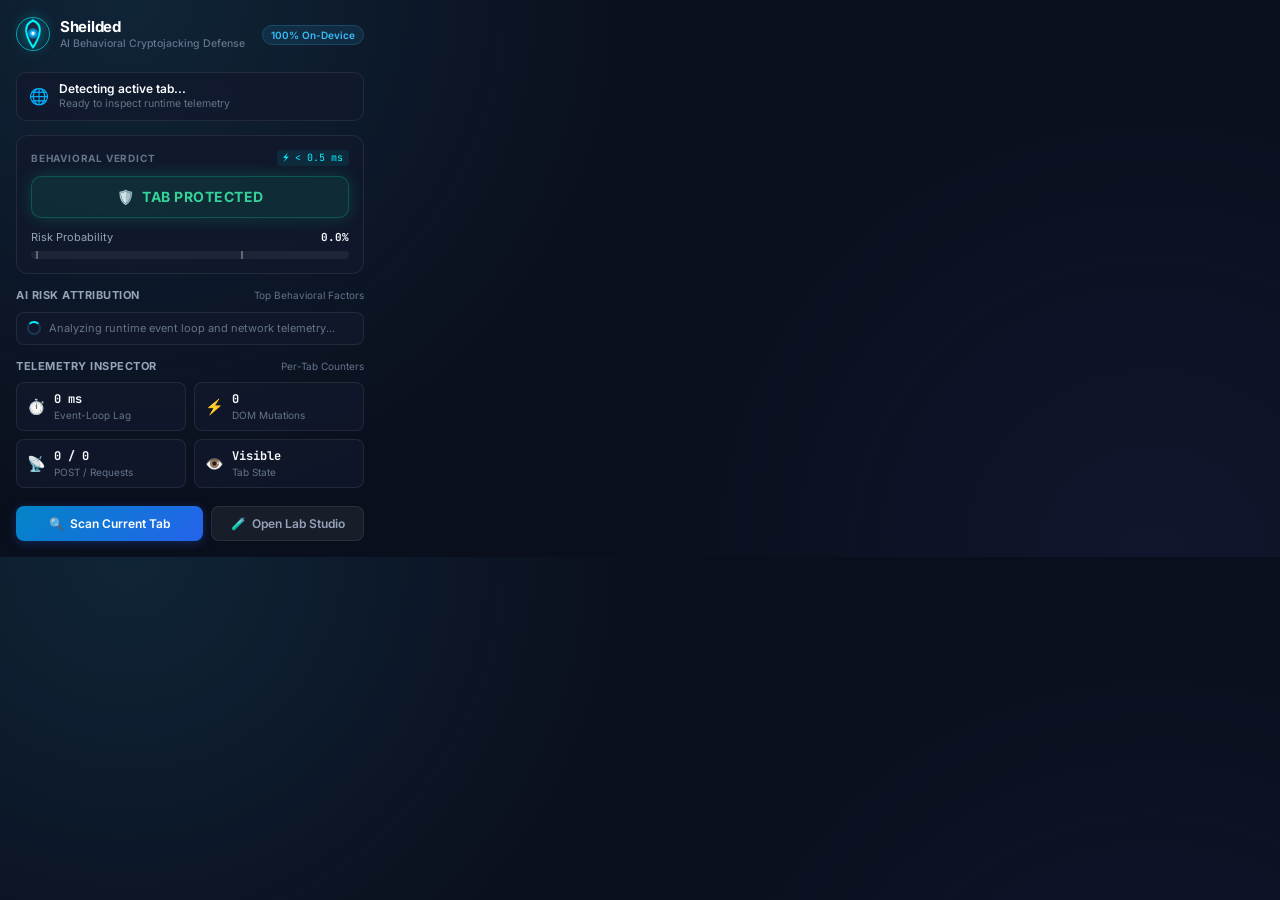
<file: extension/popup.html>
<!DOCTYPE html>
<html lang="en">
<head>
  <meta charset="UTF-8">
  <meta name="viewport" content="width=device-width, initial-scale=1.0">
  <title>Sheilded</title>
  <link rel="stylesheet" href="popup.css">
  <link rel="preconnect" href="https://fonts.googleapis.com">
  <link rel="preconnect" href="https://fonts.gstatic.com" crossorigin>
  <link href="https://fonts.googleapis.com/css2?family=Inter:wght@400;500;600;700;800&family=JetBrains+Mono:wght@400;500;700&display=swap" rel="stylesheet">
</head>
<body>
  <div class="popup-container">
    <!-- Header -->
    <header class="app-header">
      <div class="brand">
        <div class="logo-wrapper">
          <img src="icons/icon48.png" alt="Sheilded Logo" class="logo-img">
          <div class="pulse-ring"></div>
        </div>
        <div class="brand-text">
          <h1 class="brand-title">Sheilded</h1>
          <p class="brand-subtitle">AI Behavioral Cryptojacking Defense</p>
        </div>
      </div>
      <div class="header-status">
        <span class="pill pill-offline" id="privacyBadge">100% On-Device</span>
      </div>
    </header>

    <!-- Active Tab Banner -->
    <div class="target-tab-card">
      <div class="target-icon">🌐</div>
      <div class="target-info">
        <div class="target-domain" id="tabDomain">Detecting active tab...</div>
        <div class="target-title" id="tabTitle">Ready to inspect runtime telemetry</div>
      </div>
    </div>

    <!-- Main Shield Radar & Verdict Display -->
    <div class="verdict-section">
      <div class="verdict-card" id="verdictCard">
        <div class="verdict-header">
          <span class="verdict-label">BEHAVIORAL VERDICT</span>
          <span class="latency-badge" id="latencyBadge">⚡ &lt; 0.5 ms</span>
        </div>

        <div class="verdict-body">
          <div class="verdict-badge status-safe" id="verdictBadge">
            <span class="verdict-icon" id="verdictIcon">🛡️</span>
            <span class="verdict-text" id="verdictText">TAB PROTECTED</span>
          </div>
          
          <div class="risk-meter-container">
            <div class="risk-meter-labels">
              <span>Risk Probability</span>
              <span class="risk-value" id="riskPercent">0.0%</span>
            </div>
            <div class="risk-track">
              <div class="risk-fill" id="riskFill" style="width: 0%;"></div>
              <!-- Policy Threshold Markers -->
              <div class="threshold-marker t-suspicious" title="Suspicious Threshold" style="left: 1.7%;"></div>
              <div class="threshold-marker t-dangerous" title="Dangerous Threshold" style="left: 66%;"></div>
            </div>
          </div>
        </div>
      </div>
    </div>

    <!-- Explainability Section (SHAP Breakdown) -->
    <section class="section reasons-section">
      <div class="section-title-row">
        <h2 class="section-heading">AI Risk Attribution</h2>
        <span class="sub-label">Top Behavioral Factors</span>
      </div>
      <div class="reasons-list" id="reasonsList">
        <div class="reason-card loading-card">
          <div class="reason-spinner"></div>
          <span>Analyzing runtime event loop and network telemetry...</span>
        </div>
      </div>
    </section>

    <!-- Live Telemetry Inspector Grid -->
    <section class="section telemetry-section">
      <div class="section-title-row">
        <h2 class="section-heading">Telemetry Inspector</h2>
        <span class="sub-label">Per-Tab Counters</span>
      </div>
      <div class="telemetry-grid">
        <div class="telemetry-tile">
          <div class="tile-icon">⏱️</div>
          <div class="tile-content">
            <div class="tile-value" id="telLag">0 ms</div>
            <div class="tile-label">Event-Loop Lag</div>
          </div>
        </div>
        <div class="telemetry-tile">
          <div class="tile-icon">⚡</div>
          <div class="tile-content">
            <div class="tile-value" id="telDom">0</div>
            <div class="tile-label">DOM Mutations</div>
          </div>
        </div>
        <div class="telemetry-tile">
          <div class="tile-icon">📡</div>
          <div class="tile-content">
            <div class="tile-value" id="telPost">0 / 0</div>
            <div class="tile-label">POST / Requests</div>
          </div>
        </div>
        <div class="telemetry-tile">
          <div class="tile-icon">👁️</div>
          <div class="tile-content">
            <div class="tile-value" id="telVis">Visible</div>
            <div class="tile-label">Tab State</div>
          </div>
        </div>
      </div>
    </section>

    <!-- Footer Actions -->
    <footer class="app-footer">
      <button class="btn btn-primary" id="btnScan">
        <span class="btn-icon">🔍</span>
        <span class="btn-text">Scan Current Tab</span>
      </button>
      <button class="btn btn-secondary" id="btnOpenDemo" title="Open Interactive Cryptojacking Simulator & Benchmark Lab">
        <span class="btn-icon">🧪</span>
        <span>Open Lab Studio</span>
      </button>
    </footer>
  </div>

  <script src="inference.js"></script>
  <script src="popup.js"></script>
</body>
</html>
</file>
<file: demo/demo.css>
/* BrowserShield-Pro Live Demo & Benchmark Studio Styles */
:root {
  --bg-dark: #070b14;
  --bg-surface: #0f172a;
  --bg-card: rgba(18, 27, 49, 0.7);
  --bg-card-hover: rgba(28, 42, 74, 0.85);
  --border-subtle: rgba(255, 255, 255, 0.08);
  --border-glow: rgba(56, 189, 248, 0.3);

  --text-main: #f8fafc;
  --text-muted: #94a3b8;
  --text-dim: #64748b;

  --accent-cyan: #00f2fe;
  --accent-blue: #38bdf8;
  --accent-indigo: #6366f1;
  --accent-purple: #8b5cf6;

  --color-safe: #10b981;
  --color-safe-glow: rgba(16, 185, 129, 0.3);
  --color-warning: #f59e0b;
  --color-warning-glow: rgba(245, 158, 11, 0.3);
  --color-danger: #ef4444;
  --color-danger-glow: rgba(239, 68, 68, 0.4);
  --color-unsure: #818cf8;

  --font-sans: 'Inter', -apple-system, BlinkMacSystemFont, 'Segoe UI', Roboto, sans-serif;
  --font-mono: 'JetBrains Mono', monospace;
}

* {
  box-sizing: border-box;
  margin: 0;
  padding: 0;
}

html, body {
  width: 100%;
  min-height: 100vh;
  margin: 0;
  padding: 0;
  overflow-x: hidden;
  background-color: var(--bg-dark);
  background-image: 
    radial-gradient(circle at 15% 10%, rgba(56, 189, 248, 0.08) 0%, transparent 45%),
    radial-gradient(circle at 85% 85%, rgba(99, 102, 241, 0.08) 0%, transparent 45%),
    linear-gradient(180deg, rgba(15, 23, 42, 0.6) 0%, rgba(7, 11, 20, 1) 100%);
  color: var(--text-main);
  font-family: var(--font-sans);
  font-size: 14px;
  line-height: 1.5;
  -webkit-font-smoothing: antialiased;
}

.container {
  width: 100%;
  max-width: 1240px;
  margin: 0 auto;
  padding: 24px clamp(16px, 3vw, 32px) 64px;
}

/* Header */
.studio-header {
  display: flex;
  justify-content: space-between;
  align-items: center;
  flex-wrap: wrap;
  gap: 16px;
  padding-bottom: 20px;
  border-bottom: 1px solid var(--border-subtle);
  margin-bottom: 24px;
}

.brand-row {
  display: flex;
  align-items: center;
  gap: 14px;
}

.logo-shield {
  width: 44px;
  height: 44px;
  filter: drop-shadow(0 0 12px rgba(0, 242, 254, 0.6));
}

.brand-title {
  font-size: 22px;
  font-weight: 800;
  letter-spacing: -0.5px;
  background: linear-gradient(135deg, #ffffff 30%, var(--accent-blue) 100%);
  -webkit-background-clip: text;
  -webkit-text-fill-color: transparent;
  display: flex;
  align-items: center;
  gap: 8px;
}

.pro-chip {
  font-size: 11px;
  font-weight: 800;
  padding: 2px 6px;
  border-radius: 4px;
  background: linear-gradient(135deg, #0284c7, #6366f1);
  color: #fff;
  -webkit-text-fill-color: #fff;
}

.brand-tagline {
  font-size: 12px;
  color: var(--text-muted);
}

.header-badges {
  display: flex;
  gap: 10px;
}

.badge {
  font-size: 11px;
  font-weight: 600;
  padding: 4px 10px;
  border-radius: 20px;
  display: inline-flex;
  align-items: center;
  gap: 5px;
}

.badge-privacy {
  background: rgba(16, 185, 129, 0.12);
  color: #34d399;
  border: 1px solid rgba(16, 185, 129, 0.25);
}

.badge-speed {
  background: rgba(56, 189, 248, 0.12);
  color: var(--accent-blue);
  border: 1px solid rgba(56, 189, 248, 0.25);
  font-family: var(--font-mono);
}

/* Tab Navigation */
.nav-tabs {
  display: flex;
  gap: 8px;
  margin-bottom: 24px;
  border-bottom: 1px solid var(--border-subtle);
  padding-bottom: 10px;
  overflow-x: auto;
  scrollbar-width: none;
  -webkit-overflow-scrolling: touch;
}

.nav-tabs::-webkit-scrollbar {
  display: none;
}

.nav-tab {
  background: transparent;
  border: 1px solid transparent;
  color: var(--text-muted);
  font-family: var(--font-sans);
  font-size: 13px;
  font-weight: 600;
  padding: 8px 16px;
  border-radius: 8px;
  cursor: pointer;
  transition: all 0.2s ease;
  display: flex;
  align-items: center;
  gap: 6px;
  white-space: nowrap;
  flex-shrink: 0;
}

.nav-tab:hover {
  color: var(--text-main);
  background: rgba(255, 255, 255, 0.04);
}

.nav-tab.active {
  background: rgba(56, 189, 248, 0.1);
  color: var(--accent-blue);
  border-color: rgba(56, 189, 248, 0.3);
  box-shadow: 0 0 12px rgba(56, 189, 248, 0.15);
}

/* Tab Views */
.tab-pane {
  display: none;
}

.tab-pane.active {
  display: block;
}

/* Grid Layouts */
.studio-grid {
  display: grid;
  grid-template-columns: 1.05fr 1fr;
  gap: 24px;
  align-items: start;
}

@media (max-width: 960px) {
  .studio-grid {
    grid-template-columns: 1fr;
    gap: 20px;
  }
}

.card {
  background: var(--bg-card);
  border: 1px solid var(--border-subtle);
  border-radius: 14px;
  padding: 20px;
  backdrop-filter: blur(12px);
  position: relative;
}

.card-title-row {
  display: flex;
  justify-content: space-between;
  align-items: center;
  margin-bottom: 16px;
}

.card-title {
  font-size: 15px;
  font-weight: 700;
  display: flex;
  align-items: center;
  gap: 8px;
}

.card-subtitle {
  font-size: 12px;
  color: var(--text-dim);
}

/* Simulator Controls */
.workload-options {
  display: grid;
  grid-template-columns: repeat(2, 1fr);
  gap: 8px;
  margin-bottom: 16px;
}

.workload-btn {
  background: rgba(255, 255, 255, 0.03);
  border: 1px solid var(--border-subtle);
  border-radius: 10px;
  padding: 10px 12px;
  color: var(--text-muted);
  font-family: var(--font-sans);
  font-size: 12px;
  font-weight: 600;
  text-align: left;
  cursor: pointer;
  transition: all 0.2s ease;
  display: flex;
  flex-direction: column;
  gap: 3px;
}

.workload-btn:hover {
  background: rgba(255, 255, 255, 0.06);
  color: var(--text-main);
  border-color: rgba(255, 255, 255, 0.15);
}

.workload-btn.active {
  background: rgba(56, 189, 248, 0.12);
  color: #fff;
  border-color: var(--accent-blue);
  box-shadow: 0 0 14px rgba(56, 189, 248, 0.2);
}

.workload-btn .btn-badge {
  font-size: 10px;
  font-weight: 700;
  align-self: flex-start;
  padding: 1px 5px;
  border-radius: 4px;
}

.badge-attack {
  background: rgba(239, 68, 68, 0.2);
  color: #fca5a5;
}

.badge-benign {
  background: rgba(16, 185, 129, 0.2);
  color: #6ee7b7;
}

/* Control Sliders */
.slider-group {
  margin-bottom: 14px;
}

.slider-header {
  display: flex;
  justify-content: space-between;
  font-size: 12px;
  margin-bottom: 6px;
}

.slider-val {
  font-family: var(--font-mono);
  font-weight: 700;
  color: var(--accent-cyan);
}

input[type="range"] {
  width: 100%;
  height: 6px;
  background: rgba(255, 255, 255, 0.1);
  border-radius: 3px;
  outline: none;
  -webkit-appearance: none;
}

input[type="range"]::-webkit-slider-thumb {
  -webkit-appearance: none;
  width: 16px;
  height: 16px;
  border-radius: 50%;
  background: var(--accent-cyan);
  cursor: pointer;
  box-shadow: 0 0 8px var(--accent-cyan);
}

/* Action Buttons */
.action-row {
  display: flex;
  gap: 10px;
  margin-top: 18px;
}

.btn-start {
  flex: 2;
  background: linear-gradient(135deg, #0284c7, #2563eb);
  color: #fff;
  border: none;
  font-size: 13px;
  font-weight: 700;
  padding: 11px 16px;
  border-radius: 8px;
  cursor: pointer;
  transition: all 0.2s ease;
  display: flex;
  align-items: center;
  justify-content: center;
  gap: 8px;
}

.btn-start:hover {
  box-shadow: 0 0 16px rgba(37, 99, 235, 0.5);
  transform: translateY(-1px);
}

.btn-stop {
  flex: 1;
  background: rgba(239, 68, 68, 0.15);
  color: #fca5a5;
  border: 1px solid rgba(239, 68, 68, 0.3);
  font-size: 13px;
  font-weight: 700;
  padding: 11px 16px;
  border-radius: 8px;
  cursor: pointer;
  transition: all 0.2s ease;
}

.btn-stop:hover {
  background: rgba(239, 68, 68, 0.25);
  color: #fff;
}

.safety-note {
  font-size: 11px;
  color: var(--text-dim);
  margin-top: 10px;
  text-align: center;
}

/* Live Verdict Display */
.hud-verdict {
  display: flex;
  flex-direction: column;
  gap: 14px;
}

.verdict-hero {
  padding: 18px;
  border-radius: 12px;
  display: flex;
  align-items: center;
  justify-content: space-between;
  transition: all 0.3s ease;
}

.verdict-hero.safe {
  background: rgba(16, 185, 129, 0.12);
  border: 1px solid rgba(16, 185, 129, 0.35);
  box-shadow: 0 0 20px var(--color-safe-glow);
}

.verdict-hero.warning {
  background: rgba(245, 158, 11, 0.12);
  border: 1px solid rgba(245, 158, 11, 0.35);
  box-shadow: 0 0 20px var(--color-warning-glow);
}

.verdict-hero.danger {
  background: rgba(239, 68, 68, 0.15);
  border: 1px solid rgba(239, 68, 68, 0.45);
  box-shadow: 0 0 25px var(--color-danger-glow);
  animation: pulseDanger 1.5s infinite;
}

.verdict-hero.unsure {
  background: rgba(129, 140, 248, 0.12);
  border: 1px solid rgba(129, 140, 248, 0.35);
}

@keyframes pulseDanger {
  0%, 100% { transform: scale(1); }
  50% { transform: scale(1.015); }
}

.hero-left {
  display: flex;
  align-items: center;
  gap: 12px;
}

.hero-icon {
  font-size: 28px;
}

.hero-title {
  font-size: 16px;
  font-weight: 800;
  letter-spacing: -0.3px;
}

.hero-sub {
  font-size: 11px;
  color: var(--text-muted);
}

.hero-right {
  text-align: right;
}

.hero-prob {
  font-size: 22px;
  font-weight: 800;
  font-family: var(--font-mono);
}

.hero-prob-label {
  font-size: 10px;
  color: var(--text-dim);
  text-transform: uppercase;
}

.latency-badge {
  font-size: 11px;
  font-family: var(--font-mono);
  color: var(--accent-cyan);
  background: rgba(0, 242, 254, 0.08);
  border: 1px solid rgba(0, 242, 254, 0.25);
  padding: 3px 8px;
  border-radius: 6px;
  font-weight: 600;
  display: inline-flex;
  align-items: center;
  gap: 4px;
}

/* Metric Sparks */
.spark-grid {
  display: grid;
  grid-template-columns: repeat(3, 1fr);
  gap: 10px;
}

.spark-card {
  background: rgba(255, 255, 255, 0.03);
  border: 1px solid var(--border-subtle);
  border-radius: 10px;
  padding: 10px 12px;
}

.spark-label {
  font-size: 10.5px;
  color: var(--text-muted);
  margin-bottom: 2px;
}

.spark-val {
  font-size: 16px;
  font-weight: 700;
  font-family: var(--font-mono);
  color: var(--text-main);
}

/* AI Reasons Attribution */
.reasons-container {
  margin-top: 14px;
}

.reasons-header {
  font-size: 11px;
  font-weight: 700;
  color: var(--text-muted);
  text-transform: uppercase;
  letter-spacing: 0.5px;
  margin-bottom: 8px;
}

.reasons-list {
  display: flex;
  flex-direction: column;
  gap: 8px;
}

.reason-card, .reason-pill {
  background: rgba(18, 25, 44, 0.6);
  border: 1px solid var(--border-subtle);
  border-radius: 8px;
  padding: 10px 12px;
  display: flex;
  flex-direction: column;
  gap: 4px;
  transition: all 0.2s ease;
}

.reason-card.high {
  border-left: 3px solid var(--color-danger);
  background: rgba(239, 68, 68, 0.08);
}

.reason-card.medium {
  border-left: 3px solid var(--color-warning);
  background: rgba(245, 158, 11, 0.08);
}

.reason-card.none, .reason-card.safe, .reason-pill.none {
  border-left: 3px solid var(--color-safe);
  background: rgba(16, 185, 129, 0.08);
}

.reason-title {
  font-size: 12px;
  font-weight: 700;
  color: var(--text-main);
  display: flex;
  align-items: center;
  gap: 6px;
}

.reason-desc {
  font-size: 11.5px;
  color: var(--text-muted);
  line-height: 1.45;
}

/* Canvas Area for benign workloads */
.workload-canvas-wrapper {
  margin-top: 14px;
  border-radius: 8px;
  overflow: hidden;
  height: 80px;
  background: #000;
  position: relative;
  display: none;
}

.workload-canvas-wrapper.active {
  display: block;
}

canvas#benignCanvas {
  width: 100%;
  height: 100%;
}

/* Research Tables */
.table-wrapper {
  overflow-x: auto;
  margin-top: 14px;
  border: 1px solid var(--border-subtle);
  border-radius: 10px;
  background: rgba(10, 16, 30, 0.5);
  -webkit-overflow-scrolling: touch;
}

table.results-table,
table.benchmark-table {
  width: 100%;
  border-collapse: collapse;
  font-size: 13px;
  min-width: 620px;
}

table.results-table th,
table.benchmark-table th {
  text-align: left;
  padding: 12px 14px;
  background: rgba(255, 255, 255, 0.04);
  color: var(--text-muted);
  font-weight: 600;
  font-size: 11.5px;
  text-transform: uppercase;
  letter-spacing: 0.5px;
  border-bottom: 1px solid var(--border-subtle);
}

table.results-table td,
table.benchmark-table td {
  padding: 12px 14px;
  border-bottom: 1px solid var(--border-subtle);
  color: var(--text-main);
  line-height: 1.5;
}

table.results-table tr:hover td,
table.benchmark-table tr:hover td {
  background: rgba(56, 189, 248, 0.03);
}

table.results-table code,
table.benchmark-table code {
  font-family: var(--font-mono);
  color: var(--accent-cyan);
  background: rgba(0, 242, 254, 0.08);
  padding: 2px 6px;
  border-radius: 4px;
  font-size: 12px;
}

.badge-tag {
  font-size: 10px;
  font-weight: 700;
  padding: 2px 6px;
  border-radius: 4px;
}

.badge-better {
  background: rgba(16, 185, 129, 0.15);
  color: #34d399;
}

.badge-worse {
  background: rgba(239, 68, 68, 0.15);
  color: #f87171;
}

/* Extension Install Steps */
.install-step {
  display: flex;
  gap: 16px;
  margin-bottom: 20px;
  align-items: flex-start;
}

.step-number {
  width: 32px;
  height: 32px;
  border-radius: 50%;
  background: linear-gradient(135deg, #0284c7, #2563eb);
  color: #fff;
  font-weight: 800;
  display: flex;
  align-items: center;
  justify-content: center;
  flex-shrink: 0;
}

.step-body {
  flex: 1;
}

.step-title {
  font-size: 14px;
  font-weight: 700;
  margin-bottom: 4px;
}

.step-desc {
  font-size: 12.5px;
  color: var(--text-muted);
}

.code-box {
  background: rgba(0, 0, 0, 0.4);
  border: 1px solid var(--border-subtle);
  border-radius: 6px;
  padding: 8px 12px;
  font-family: var(--font-mono);
  font-size: 12px;
  color: var(--accent-cyan);
  margin-top: 6px;
  display: inline-block;
  user-select: all;
}

/* Comprehensive Responsive Adjustments */
@media (max-width: 768px) {
  .studio-header {
    flex-direction: column;
    align-items: flex-start;
    gap: 14px;
  }
  .header-badges {
    width: 100%;
    justify-content: flex-start;
    flex-wrap: wrap;
  }
}

@media (max-width: 580px) {
  .workload-options {
    grid-template-columns: 1fr;
  }
  .spark-grid {
    grid-template-columns: 1fr;
  }
  .action-row {
    flex-direction: column;
  }
  .verdict-hero {
    flex-direction: column;
    align-items: flex-start;
    gap: 12px;
  }
  .hero-right {
    text-align: left;
  }
}
</file>
<file: extension/demo.css>
/* BrowserShield-Pro Live Demo & Benchmark Studio Styles */
:root {
  --bg-dark: #070b14;
  --bg-surface: #0f172a;
  --bg-card: rgba(18, 27, 49, 0.7);
  --bg-card-hover: rgba(28, 42, 74, 0.85);
  --border-subtle: rgba(255, 255, 255, 0.08);
  --border-glow: rgba(56, 189, 248, 0.3);

  --text-main: #f8fafc;
  --text-muted: #94a3b8;
  --text-dim: #64748b;

  --accent-cyan: #00f2fe;
  --accent-blue: #38bdf8;
  --accent-indigo: #6366f1;
  --accent-purple: #8b5cf6;

  --color-safe: #10b981;
  --color-safe-glow: rgba(16, 185, 129, 0.3);
  --color-warning: #f59e0b;
  --color-warning-glow: rgba(245, 158, 11, 0.3);
  --color-danger: #ef4444;
  --color-danger-glow: rgba(239, 68, 68, 0.4);
  --color-unsure: #818cf8;

  --font-sans: 'Inter', -apple-system, BlinkMacSystemFont, 'Segoe UI', Roboto, sans-serif;
  --font-mono: 'JetBrains Mono', monospace;
}

* {
  box-sizing: border-box;
  margin: 0;
  padding: 0;
}

html, body {
  width: 100%;
  min-height: 100vh;
  margin: 0;
  padding: 0;
  overflow-x: hidden;
  background-color: var(--bg-dark);
  background-image: 
    radial-gradient(circle at 15% 10%, rgba(56, 189, 248, 0.08) 0%, transparent 45%),
    radial-gradient(circle at 85% 85%, rgba(99, 102, 241, 0.08) 0%, transparent 45%),
    linear-gradient(180deg, rgba(15, 23, 42, 0.6) 0%, rgba(7, 11, 20, 1) 100%);
  color: var(--text-main);
  font-family: var(--font-sans);
  font-size: 14px;
  line-height: 1.5;
  -webkit-font-smoothing: antialiased;
}

.container {
  width: 100%;
  max-width: 1240px;
  margin: 0 auto;
  padding: 24px clamp(16px, 3vw, 32px) 64px;
}

/* Header */
.studio-header {
  display: flex;
  justify-content: space-between;
  align-items: center;
  flex-wrap: wrap;
  gap: 16px;
  padding-bottom: 20px;
  border-bottom: 1px solid var(--border-subtle);
  margin-bottom: 24px;
}

.brand-row {
  display: flex;
  align-items: center;
  gap: 14px;
}

.logo-shield {
  width: 44px;
  height: 44px;
  filter: drop-shadow(0 0 12px rgba(0, 242, 254, 0.6));
}

.brand-title {
  font-size: 22px;
  font-weight: 800;
  letter-spacing: -0.5px;
  background: linear-gradient(135deg, #ffffff 30%, var(--accent-blue) 100%);
  -webkit-background-clip: text;
  -webkit-text-fill-color: transparent;
  display: flex;
  align-items: center;
  gap: 8px;
}

.pro-chip {
  font-size: 11px;
  font-weight: 800;
  padding: 2px 6px;
  border-radius: 4px;
  background: linear-gradient(135deg, #0284c7, #6366f1);
  color: #fff;
  -webkit-text-fill-color: #fff;
}

.brand-tagline {
  font-size: 12px;
  color: var(--text-muted);
}

.header-badges {
  display: flex;
  gap: 10px;
}

.badge {
  font-size: 11px;
  font-weight: 600;
  padding: 4px 10px;
  border-radius: 20px;
  display: inline-flex;
  align-items: center;
  gap: 5px;
}

.badge-privacy {
  background: rgba(16, 185, 129, 0.12);
  color: #34d399;
  border: 1px solid rgba(16, 185, 129, 0.25);
}

.badge-speed {
  background: rgba(56, 189, 248, 0.12);
  color: var(--accent-blue);
  border: 1px solid rgba(56, 189, 248, 0.25);
  font-family: var(--font-mono);
}

/* Tab Navigation */
.nav-tabs {
  display: flex;
  gap: 8px;
  margin-bottom: 24px;
  border-bottom: 1px solid var(--border-subtle);
  padding-bottom: 10px;
  overflow-x: auto;
  scrollbar-width: none;
  -webkit-overflow-scrolling: touch;
}

.nav-tabs::-webkit-scrollbar {
  display: none;
}

.nav-tab {
  background: transparent;
  border: 1px solid transparent;
  color: var(--text-muted);
  font-family: var(--font-sans);
  font-size: 13px;
  font-weight: 600;
  padding: 8px 16px;
  border-radius: 8px;
  cursor: pointer;
  transition: all 0.2s ease;
  display: flex;
  align-items: center;
  gap: 6px;
  white-space: nowrap;
  flex-shrink: 0;
}

.nav-tab:hover {
  color: var(--text-main);
  background: rgba(255, 255, 255, 0.04);
}

.nav-tab.active {
  background: rgba(56, 189, 248, 0.1);
  color: var(--accent-blue);
  border-color: rgba(56, 189, 248, 0.3);
  box-shadow: 0 0 12px rgba(56, 189, 248, 0.15);
}

/* Tab Views */
.tab-pane {
  display: none;
}

.tab-pane.active {
  display: block;
}

/* Grid Layouts */
.studio-grid {
  display: grid;
  grid-template-columns: 1.05fr 1fr;
  gap: 24px;
  align-items: start;
}

@media (max-width: 960px) {
  .studio-grid {
    grid-template-columns: 1fr;
    gap: 20px;
  }
}

.card {
  background: var(--bg-card);
  border: 1px solid var(--border-subtle);
  border-radius: 14px;
  padding: 20px;
  backdrop-filter: blur(12px);
  position: relative;
}

.card-title-row {
  display: flex;
  justify-content: space-between;
  align-items: center;
  margin-bottom: 16px;
}

.card-title {
  font-size: 15px;
  font-weight: 700;
  display: flex;
  align-items: center;
  gap: 8px;
}

.card-subtitle {
  font-size: 12px;
  color: var(--text-dim);
}

/* Simulator Controls */
.workload-options {
  display: grid;
  grid-template-columns: repeat(2, 1fr);
  gap: 8px;
  margin-bottom: 16px;
}

.workload-btn {
  background: rgba(255, 255, 255, 0.03);
  border: 1px solid var(--border-subtle);
  border-radius: 10px;
  padding: 10px 12px;
  color: var(--text-muted);
  font-family: var(--font-sans);
  font-size: 12px;
  font-weight: 600;
  text-align: left;
  cursor: pointer;
  transition: all 0.2s ease;
  display: flex;
  flex-direction: column;
  gap: 3px;
}

.workload-btn:hover {
  background: rgba(255, 255, 255, 0.06);
  color: var(--text-main);
  border-color: rgba(255, 255, 255, 0.15);
}

.workload-btn.active {
  background: rgba(56, 189, 248, 0.12);
  color: #fff;
  border-color: var(--accent-blue);
  box-shadow: 0 0 14px rgba(56, 189, 248, 0.2);
}

.workload-btn .btn-badge {
  font-size: 10px;
  font-weight: 700;
  align-self: flex-start;
  padding: 1px 5px;
  border-radius: 4px;
}

.badge-attack {
  background: rgba(239, 68, 68, 0.2);
  color: #fca5a5;
}

.badge-benign {
  background: rgba(16, 185, 129, 0.2);
  color: #6ee7b7;
}

/* Control Sliders */
.slider-group {
  margin-bottom: 14px;
}

.slider-header {
  display: flex;
  justify-content: space-between;
  font-size: 12px;
  margin-bottom: 6px;
}

.slider-val {
  font-family: var(--font-mono);
  font-weight: 700;
  color: var(--accent-cyan);
}

input[type="range"] {
  width: 100%;
  height: 6px;
  background: rgba(255, 255, 255, 0.1);
  border-radius: 3px;
  outline: none;
  -webkit-appearance: none;
}

input[type="range"]::-webkit-slider-thumb {
  -webkit-appearance: none;
  width: 16px;
  height: 16px;
  border-radius: 50%;
  background: var(--accent-cyan);
  cursor: pointer;
  box-shadow: 0 0 8px var(--accent-cyan);
}

/* Action Buttons */
.action-row {
  display: flex;
  gap: 10px;
  margin-top: 18px;
}

.btn-start {
  flex: 2;
  background: linear-gradient(135deg, #0284c7, #2563eb);
  color: #fff;
  border: none;
  font-size: 13px;
  font-weight: 700;
  padding: 11px 16px;
  border-radius: 8px;
  cursor: pointer;
  transition: all 0.2s ease;
  display: flex;
  align-items: center;
  justify-content: center;
  gap: 8px;
}

.btn-start:hover {
  box-shadow: 0 0 16px rgba(37, 99, 235, 0.5);
  transform: translateY(-1px);
}

.btn-stop {
  flex: 1;
  background: rgba(239, 68, 68, 0.15);
  color: #fca5a5;
  border: 1px solid rgba(239, 68, 68, 0.3);
  font-size: 13px;
  font-weight: 700;
  padding: 11px 16px;
  border-radius: 8px;
  cursor: pointer;
  transition: all 0.2s ease;
}

.btn-stop:hover {
  background: rgba(239, 68, 68, 0.25);
  color: #fff;
}

.safety-note {
  font-size: 11px;
  color: var(--text-dim);
  margin-top: 10px;
  text-align: center;
}

/* Live Verdict Display */
.hud-verdict {
  display: flex;
  flex-direction: column;
  gap: 14px;
}

.verdict-hero {
  padding: 18px;
  border-radius: 12px;
  display: flex;
  align-items: center;
  justify-content: space-between;
  transition: all 0.3s ease;
}

.verdict-hero.safe {
  background: rgba(16, 185, 129, 0.12);
  border: 1px solid rgba(16, 185, 129, 0.35);
  box-shadow: 0 0 20px var(--color-safe-glow);
}

.verdict-hero.warning {
  background: rgba(245, 158, 11, 0.12);
  border: 1px solid rgba(245, 158, 11, 0.35);
  box-shadow: 0 0 20px var(--color-warning-glow);
}

.verdict-hero.danger {
  background: rgba(239, 68, 68, 0.15);
  border: 1px solid rgba(239, 68, 68, 0.45);
  box-shadow: 0 0 25px var(--color-danger-glow);
  animation: pulseDanger 1.5s infinite;
}

.verdict-hero.unsure {
  background: rgba(129, 140, 248, 0.12);
  border: 1px solid rgba(129, 140, 248, 0.35);
}

@keyframes pulseDanger {
  0%, 100% { transform: scale(1); }
  50% { transform: scale(1.015); }
}

.hero-left {
  display: flex;
  align-items: center;
  gap: 12px;
}

.hero-icon {
  font-size: 28px;
}

.hero-title {
  font-size: 16px;
  font-weight: 800;
  letter-spacing: -0.3px;
}

.hero-sub {
  font-size: 11px;
  color: var(--text-muted);
}

.hero-right {
  text-align: right;
}

.hero-prob {
  font-size: 22px;
  font-weight: 800;
  font-family: var(--font-mono);
}

.hero-prob-label {
  font-size: 10px;
  color: var(--text-dim);
  text-transform: uppercase;
}

.latency-badge {
  font-size: 11px;
  font-family: var(--font-mono);
  color: var(--accent-cyan);
  background: rgba(0, 242, 254, 0.08);
  border: 1px solid rgba(0, 242, 254, 0.25);
  padding: 3px 8px;
  border-radius: 6px;
  font-weight: 600;
  display: inline-flex;
  align-items: center;
  gap: 4px;
}

/* Metric Sparks */
.spark-grid {
  display: grid;
  grid-template-columns: repeat(3, 1fr);
  gap: 10px;
}

.spark-card {
  background: rgba(255, 255, 255, 0.03);
  border: 1px solid var(--border-subtle);
  border-radius: 10px;
  padding: 10px 12px;
}

.spark-label {
  font-size: 10.5px;
  color: var(--text-muted);
  margin-bottom: 2px;
}

.spark-val {
  font-size: 16px;
  font-weight: 700;
  font-family: var(--font-mono);
  color: var(--text-main);
}

/* AI Reasons Attribution */
.reasons-container {
  margin-top: 14px;
}

.reasons-header {
  font-size: 11px;
  font-weight: 700;
  color: var(--text-muted);
  text-transform: uppercase;
  letter-spacing: 0.5px;
  margin-bottom: 8px;
}

.reasons-list {
  display: flex;
  flex-direction: column;
  gap: 8px;
}

.reason-card, .reason-pill {
  background: rgba(18, 25, 44, 0.6);
  border: 1px solid var(--border-subtle);
  border-radius: 8px;
  padding: 10px 12px;
  display: flex;
  flex-direction: column;
  gap: 4px;
  transition: all 0.2s ease;
}

.reason-card.high {
  border-left: 3px solid var(--color-danger);
  background: rgba(239, 68, 68, 0.08);
}

.reason-card.medium {
  border-left: 3px solid var(--color-warning);
  background: rgba(245, 158, 11, 0.08);
}

.reason-card.none, .reason-card.safe, .reason-pill.none {
  border-left: 3px solid var(--color-safe);
  background: rgba(16, 185, 129, 0.08);
}

.reason-title {
  font-size: 12px;
  font-weight: 700;
  color: var(--text-main);
  display: flex;
  align-items: center;
  gap: 6px;
}

.reason-desc {
  font-size: 11.5px;
  color: var(--text-muted);
  line-height: 1.45;
}

/* Canvas Area for benign workloads */
.workload-canvas-wrapper {
  margin-top: 14px;
  border-radius: 8px;
  overflow: hidden;
  height: 80px;
  background: #000;
  position: relative;
  display: none;
}

.workload-canvas-wrapper.active {
  display: block;
}

canvas#benignCanvas {
  width: 100%;
  height: 100%;
}

/* Research Tables */
.table-wrapper {
  overflow-x: auto;
  margin-top: 14px;
  border: 1px solid var(--border-subtle);
  border-radius: 10px;
  background: rgba(10, 16, 30, 0.5);
  -webkit-overflow-scrolling: touch;
}

table.results-table,
table.benchmark-table {
  width: 100%;
  border-collapse: collapse;
  font-size: 13px;
  min-width: 620px;
}

table.results-table th,
table.benchmark-table th {
  text-align: left;
  padding: 12px 14px;
  background: rgba(255, 255, 255, 0.04);
  color: var(--text-muted);
  font-weight: 600;
  font-size: 11.5px;
  text-transform: uppercase;
  letter-spacing: 0.5px;
  border-bottom: 1px solid var(--border-subtle);
}

table.results-table td,
table.benchmark-table td {
  padding: 12px 14px;
  border-bottom: 1px solid var(--border-subtle);
  color: var(--text-main);
  line-height: 1.5;
}

table.results-table tr:hover td,
table.benchmark-table tr:hover td {
  background: rgba(56, 189, 248, 0.03);
}

table.results-table code,
table.benchmark-table code {
  font-family: var(--font-mono);
  color: var(--accent-cyan);
  background: rgba(0, 242, 254, 0.08);
  padding: 2px 6px;
  border-radius: 4px;
  font-size: 12px;
}

.badge-tag {
  font-size: 10px;
  font-weight: 700;
  padding: 2px 6px;
  border-radius: 4px;
}

.badge-better {
  background: rgba(16, 185, 129, 0.15);
  color: #34d399;
}

.badge-worse {
  background: rgba(239, 68, 68, 0.15);
  color: #f87171;
}

/* Extension Install Steps */
.install-step {
  display: flex;
  gap: 16px;
  margin-bottom: 20px;
  align-items: flex-start;
}

.step-number {
  width: 32px;
  height: 32px;
  border-radius: 50%;
  background: linear-gradient(135deg, #0284c7, #2563eb);
  color: #fff;
  font-weight: 800;
  display: flex;
  align-items: center;
  justify-content: center;
  flex-shrink: 0;
}

.step-body {
  flex: 1;
}

.step-title {
  font-size: 14px;
  font-weight: 700;
  margin-bottom: 4px;
}

.step-desc {
  font-size: 12.5px;
  color: var(--text-muted);
}

.code-box {
  background: rgba(0, 0, 0, 0.4);
  border: 1px solid var(--border-subtle);
  border-radius: 6px;
  padding: 8px 12px;
  font-family: var(--font-mono);
  font-size: 12px;
  color: var(--accent-cyan);
  margin-top: 6px;
  display: inline-block;
  user-select: all;
}

/* Comprehensive Responsive Adjustments */
@media (max-width: 768px) {
  .studio-header {
    flex-direction: column;
    align-items: flex-start;
    gap: 14px;
  }
  .header-badges {
    width: 100%;
    justify-content: flex-start;
    flex-wrap: wrap;
  }
}

@media (max-width: 580px) {
  .workload-options {
    grid-template-columns: 1fr;
  }
  .spark-grid {
    grid-template-columns: 1fr;
  }
  .action-row {
    flex-direction: column;
  }
  .verdict-hero {
    flex-direction: column;
    align-items: flex-start;
    gap: 12px;
  }
  .hero-right {
    text-align: left;
  }
}
</file>
<file: extension/popup.css>
/* BrowserShield-Pro Extension Stylesheet */
:root {
  --bg-primary: #0a0f1d;
  --bg-card: rgba(18, 25, 44, 0.75);
  --bg-card-hover: rgba(28, 38, 64, 0.85);
  --border-color: rgba(255, 255, 255, 0.08);
  --border-glow: rgba(56, 189, 248, 0.25);
  
  --text-primary: #f8fafc;
  --text-secondary: #94a3b8;
  --text-muted: #64748b;

  --color-safe: #10b981;
  --color-safe-glow: rgba(16, 185, 129, 0.25);
  --color-warning: #f59e0b;
  --color-warning-glow: rgba(245, 158, 11, 0.25);
  --color-danger: #ef4444;
  --color-danger-glow: rgba(239, 68, 68, 0.35);
  --color-unsure: #818cf8;
  --color-unsure-glow: rgba(129, 140, 248, 0.25);

  --accent-cyan: #00f2fe;
  --accent-blue: #38bdf8;
  --font-sans: 'Inter', -apple-system, BlinkMacSystemFont, 'Segoe UI', Roboto, sans-serif;
  --font-mono: 'JetBrains Mono', monospace;
}

* {
  box-sizing: border-box;
  margin: 0;
  padding: 0;
}

body {
  width: 380px;
  min-height: 520px;
  background-color: var(--bg-primary);
  background-image: 
    radial-gradient(circle at 10% 0%, rgba(56, 189, 248, 0.12) 0%, transparent 40%),
    radial-gradient(circle at 90% 100%, rgba(99, 102, 241, 0.08) 0%, transparent 40%);
  color: var(--text-primary);
  font-family: var(--font-sans);
  font-size: 13px;
  line-height: 1.4;
  user-select: none;
  overflow-x: hidden;
}

.popup-container {
  padding: 16px;
  display: flex;
  flex-direction: column;
  gap: 14px;
}

/* Header */
.app-header {
  display: flex;
  align-items: center;
  justify-content: space-between;
  padding-bottom: 6px;
}

.brand {
  display: flex;
  align-items: center;
  gap: 10px;
}

.logo-wrapper {
  position: relative;
  width: 34px;
  height: 34px;
  display: flex;
  align-items: center;
  justify-content: center;
}

.logo-img {
  width: 32px;
  height: 32px;
  filter: drop-shadow(0 0 8px rgba(0, 242, 254, 0.5));
  z-index: 2;
}

.pulse-ring {
  position: absolute;
  width: 100%;
  height: 100%;
  border-radius: 50%;
  border: 1.5px solid var(--accent-cyan);
  opacity: 0.6;
  animation: pulse 2.5s cubic-bezier(0.215, 0.61, 0.355, 1) infinite;
}

@keyframes pulse {
  0% { transform: scale(0.9); opacity: 0.8; }
  70% { transform: scale(1.4); opacity: 0; }
  100% { transform: scale(1.4); opacity: 0; }
}

.brand-title {
  font-size: 15px;
  font-weight: 700;
  letter-spacing: -0.3px;
  display: flex;
  align-items: center;
  gap: 4px;
  background: linear-gradient(135deg, #ffffff 40%, var(--accent-blue) 100%);
  -webkit-background-clip: text;
  -webkit-text-fill-color: transparent;
}

.pro-tag {
  font-size: 9px;
  font-weight: 800;
  padding: 1px 4px;
  border-radius: 4px;
  background: linear-gradient(135deg, #0284c7, #6366f1);
  color: #fff;
  -webkit-text-fill-color: #fff;
  letter-spacing: 0.5px;
}

.brand-subtitle {
  font-size: 10.5px;
  color: var(--text-muted);
  font-weight: 500;
}

.pill {
  font-size: 10px;
  font-weight: 600;
  padding: 3px 8px;
  border-radius: 12px;
  background: rgba(56, 189, 248, 0.1);
  color: var(--accent-blue);
  border: 1px solid rgba(56, 189, 248, 0.2);
}

/* Target Tab Card */
.target-tab-card {
  display: flex;
  align-items: center;
  gap: 10px;
  background: var(--bg-card);
  border: 1px solid var(--border-color);
  padding: 8px 12px;
  border-radius: 10px;
  backdrop-filter: blur(8px);
}

.target-icon {
  font-size: 16px;
}

.target-info {
  flex: 1;
  min-width: 0;
}

.target-domain {
  font-size: 12px;
  font-weight: 600;
  color: var(--text-primary);
  white-space: nowrap;
  overflow: hidden;
  text-overflow: ellipsis;
}

.target-title {
  font-size: 10.5px;
  color: var(--text-muted);
  white-space: nowrap;
  overflow: hidden;
  text-overflow: ellipsis;
}

/* Verdict Section */
.verdict-card {
  background: var(--bg-card);
  border: 1px solid var(--border-color);
  border-radius: 12px;
  padding: 14px;
  backdrop-filter: blur(12px);
  position: relative;
  overflow: hidden;
  transition: all 0.3s ease;
}

.verdict-header {
  display: flex;
  justify-content: space-between;
  align-items: center;
  margin-bottom: 10px;
}

.verdict-label {
  font-size: 10px;
  font-weight: 700;
  color: var(--text-muted);
  letter-spacing: 0.8px;
}

.latency-badge {
  font-size: 10px;
  font-family: var(--font-mono);
  color: var(--accent-cyan);
  background: rgba(0, 242, 254, 0.08);
  padding: 1px 6px;
  border-radius: 4px;
}

.verdict-badge {
  display: flex;
  align-items: center;
  justify-content: center;
  gap: 8px;
  padding: 10px 14px;
  border-radius: 10px;
  font-weight: 700;
  font-size: 14px;
  letter-spacing: 0.5px;
  transition: all 0.3s ease;
  margin-bottom: 12px;
}

.verdict-badge.status-safe {
  background: rgba(16, 185, 129, 0.12);
  color: #34d399;
  border: 1px solid rgba(16, 185, 129, 0.3);
  box-shadow: 0 0 16px var(--color-safe-glow);
}

.verdict-badge.status-warning {
  background: rgba(245, 158, 11, 0.12);
  color: #fbbf24;
  border: 1px solid rgba(245, 158, 11, 0.3);
  box-shadow: 0 0 16px var(--color-warning-glow);
}

.verdict-badge.status-danger {
  background: rgba(239, 68, 68, 0.15);
  color: #f87171;
  border: 1px solid rgba(239, 68, 68, 0.4);
  box-shadow: 0 0 20px var(--color-danger-glow);
  animation: dangerPulse 1.8s infinite;
}

.verdict-badge.status-unsure {
  background: rgba(129, 140, 248, 0.12);
  color: #a5b4fc;
  border: 1px solid rgba(129, 140, 248, 0.3);
  box-shadow: 0 0 16px var(--color-unsure-glow);
}

@keyframes dangerPulse {
  0% { transform: scale(1); }
  50% { transform: scale(1.02); }
  100% { transform: scale(1); }
}

.risk-meter-container {
  display: flex;
  flex-direction: column;
  gap: 6px;
}

.risk-meter-labels {
  display: flex;
  justify-content: space-between;
  font-size: 11px;
  color: var(--text-secondary);
}

.risk-value {
  font-weight: 700;
  font-family: var(--font-mono);
  color: var(--text-primary);
}

.risk-track {
  position: relative;
  height: 8px;
  background: rgba(255, 255, 255, 0.06);
  border-radius: 4px;
  overflow: hidden;
}

.risk-fill {
  height: 100%;
  border-radius: 4px;
  background: linear-gradient(90deg, var(--color-safe) 0%, var(--color-warning) 50%, var(--color-danger) 100%);
  transition: width 0.6s cubic-bezier(0.4, 0, 0.2, 1);
}

.threshold-marker {
  position: absolute;
  top: 0;
  bottom: 0;
  width: 2px;
  background: rgba(255, 255, 255, 0.3);
  z-index: 2;
}

/* Sections */
.section {
  display: flex;
  flex-direction: column;
  gap: 8px;
}

.section-title-row {
  display: flex;
  justify-content: space-between;
  align-items: baseline;
}

.section-heading {
  font-size: 11px;
  font-weight: 700;
  color: var(--text-secondary);
  text-transform: uppercase;
  letter-spacing: 0.5px;
}

.sub-label {
  font-size: 10px;
  color: var(--text-muted);
}

/* Reasons */
.reasons-list {
  display: flex;
  flex-direction: column;
  gap: 6px;
}

.reason-card {
  background: var(--bg-card);
  border: 1px solid var(--border-color);
  border-radius: 8px;
  padding: 8px 10px;
  display: flex;
  flex-direction: column;
  gap: 3px;
}

.reason-card.high {
  border-left: 3px solid var(--color-danger);
}

.reason-card.medium {
  border-left: 3px solid var(--color-warning);
}

.reason-card.none {
  border-left: 3px solid var(--color-safe);
}

.reason-title {
  font-size: 11.5px;
  font-weight: 600;
  color: var(--text-primary);
  display: flex;
  align-items: center;
  gap: 6px;
}

.reason-desc {
  font-size: 10.5px;
  color: var(--text-secondary);
  line-height: 1.35;
}

.loading-card {
  display: flex;
  flex-direction: row;
  align-items: center;
  gap: 8px;
  color: var(--text-muted);
  font-size: 11px;
}

.reason-spinner {
  width: 14px;
  height: 14px;
  border: 2px solid rgba(56, 189, 248, 0.2);
  border-top-color: var(--accent-cyan);
  border-radius: 50%;
  animation: spin 0.8s linear infinite;
}

@keyframes spin {
  to { transform: rotate(360deg); }
}

/* Telemetry Grid */
.telemetry-grid {
  display: grid;
  grid-template-columns: 1fr 1fr;
  gap: 8px;
}

.telemetry-tile {
  background: var(--bg-card);
  border: 1px solid var(--border-color);
  border-radius: 8px;
  padding: 8px 10px;
  display: flex;
  align-items: center;
  gap: 8px;
}

.tile-icon {
  font-size: 15px;
}

.tile-value {
  font-size: 12px;
  font-weight: 700;
  font-family: var(--font-mono);
  color: var(--text-primary);
}

.tile-label {
  font-size: 10px;
  color: var(--text-muted);
}

/* Footer & Buttons */
.app-footer {
  display: flex;
  gap: 8px;
  margin-top: 4px;
}

.btn {
  border: none;
  outline: none;
  font-family: var(--font-sans);
  font-size: 12px;
  font-weight: 600;
  border-radius: 8px;
  padding: 9px 14px;
  cursor: pointer;
  display: flex;
  align-items: center;
  justify-content: center;
  gap: 6px;
  transition: all 0.2s ease;
}

.btn-primary {
  flex: 1.3;
  background: linear-gradient(135deg, #0284c7 0%, #2563eb 100%);
  color: #ffffff;
  box-shadow: 0 2px 10px rgba(37, 99, 235, 0.3);
}

.btn-primary:hover {
  background: linear-gradient(135deg, #0369a1 0%, #1d4ed8 100%);
  box-shadow: 0 4px 14px rgba(37, 99, 235, 0.45);
  transform: translateY(-1px);
}

.btn-secondary {
  flex: 1;
  background: rgba(255, 255, 255, 0.06);
  color: var(--text-secondary);
  border: 1px solid var(--border-color);
}

.btn-secondary:hover {
  background: rgba(255, 255, 255, 0.1);
  color: var(--text-primary);
  border-color: rgba(255, 255, 255, 0.15);
}
</file>
